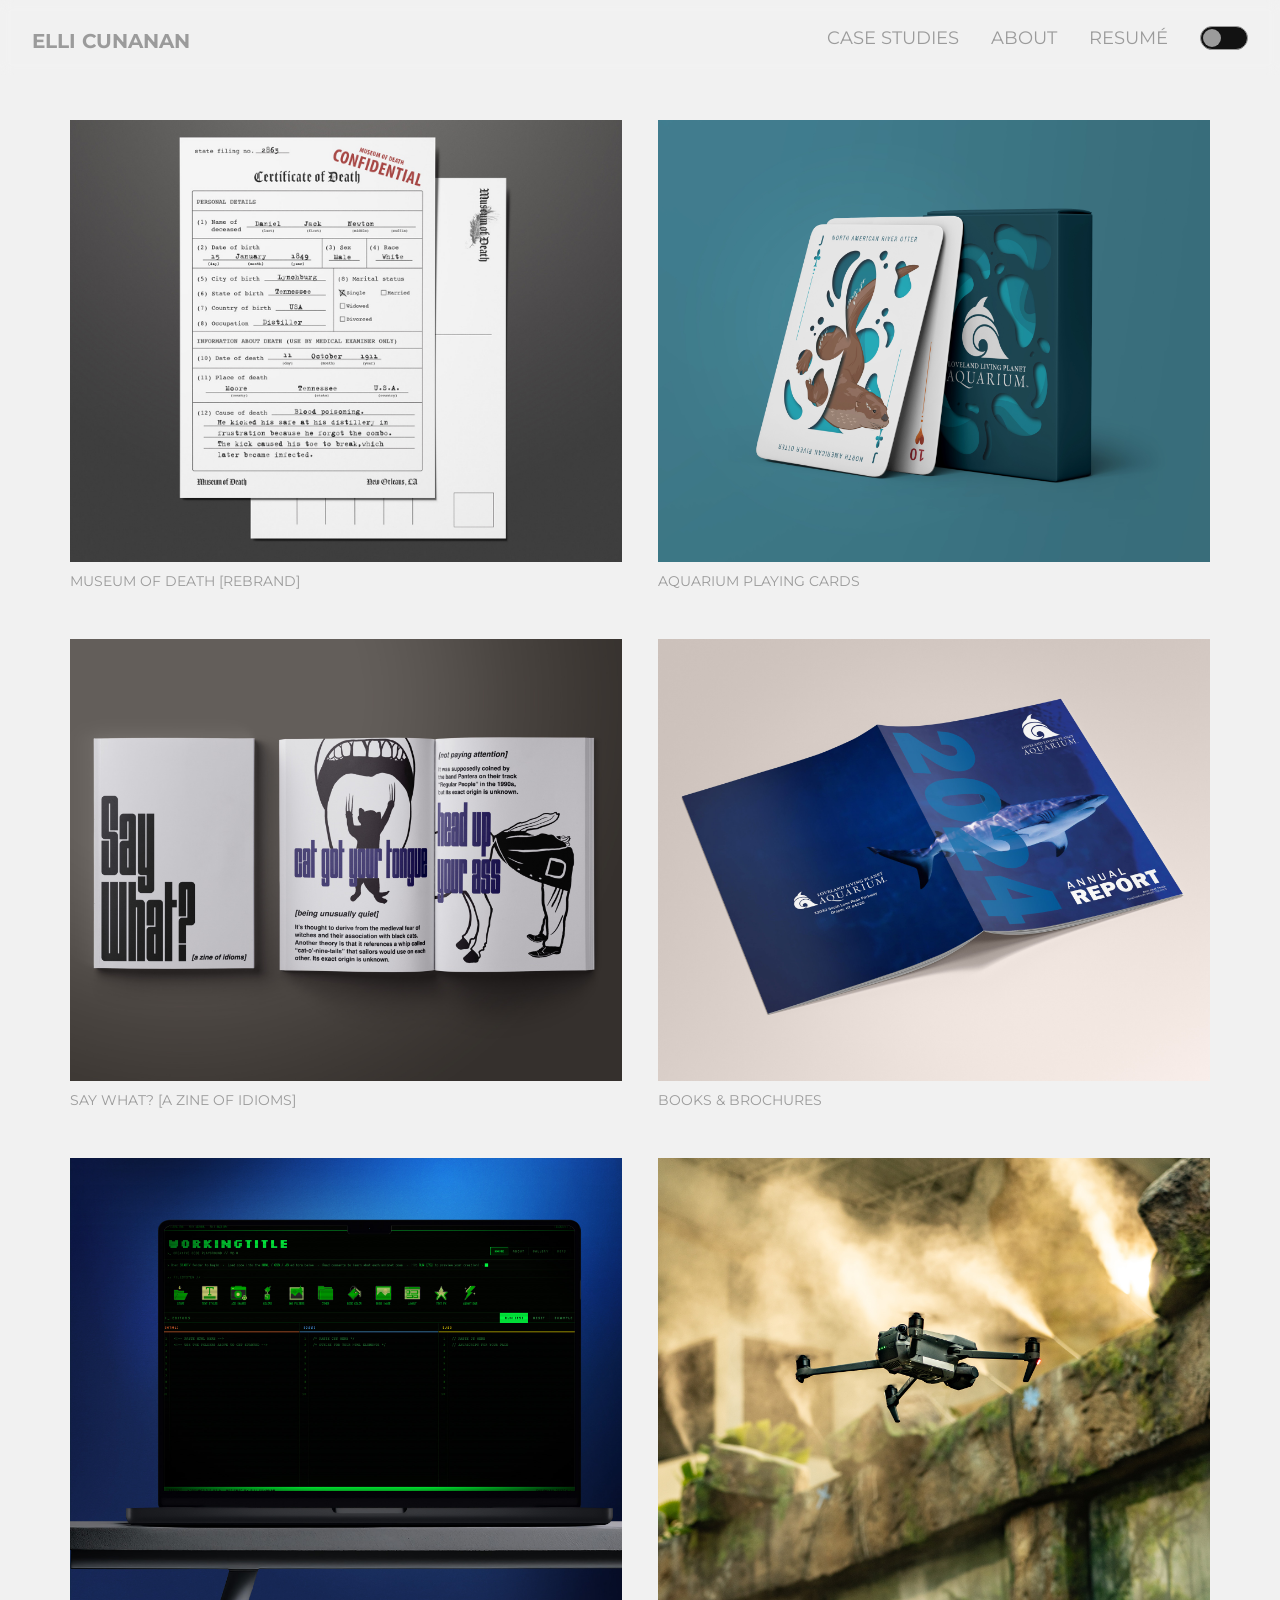
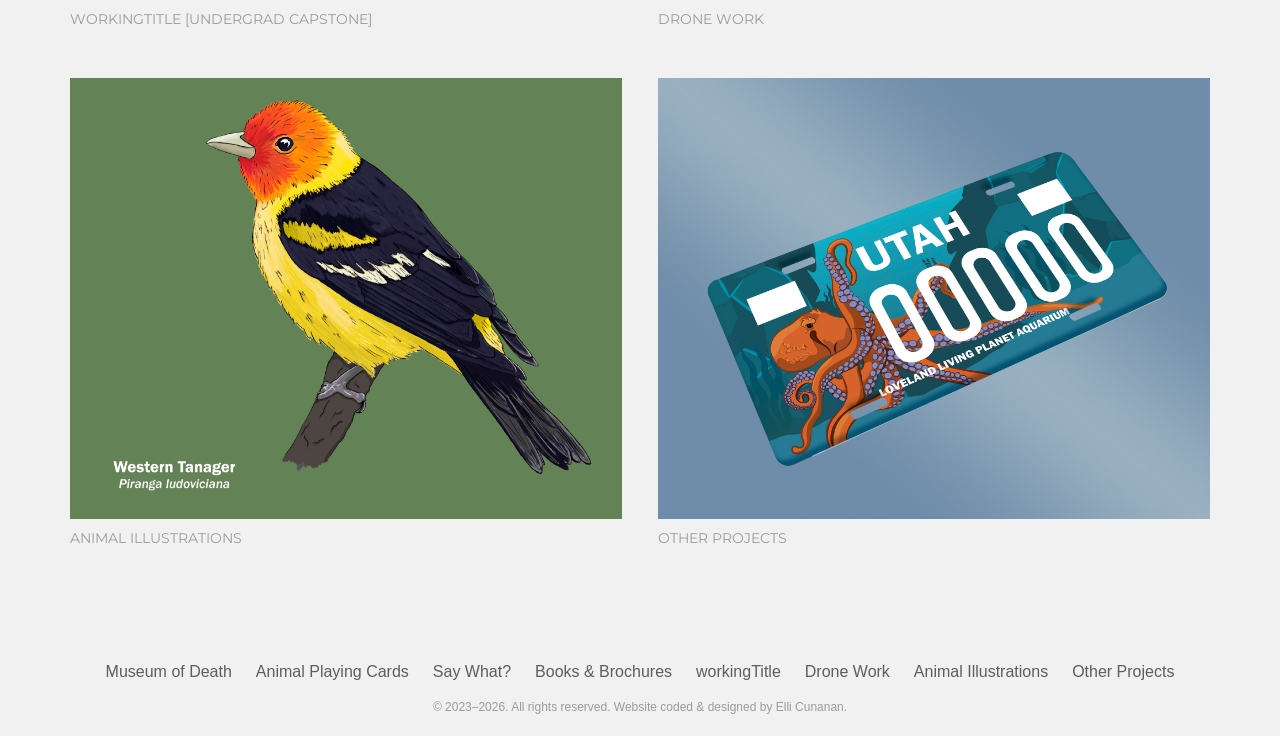
<file: index.html>
<!DOCTYPE html>
<html lang="en">

<head>
  <meta charset="UTF-8">
  <meta name="viewport" content="width=device-width, initial-scale=1.0">
  <link rel="stylesheet" href="lib/style.css">
  <title>Elli Cunanan Portfolio</title>
</head>

<body>
  <!-- HEADER -->
  <header>
    <h1 class="logo"><a href="index.html">ELLI CUNANAN</a></h1>
    <nav class="header-nav">
      <a href="email-campaigns.html">CASE STUDIES</a>
      <a href="about.html">ABOUT</a>
      <a href="resume.html">RESUMÉ</a>
      <div class="theme-toggle">
        <input type="checkbox" id="theme-toggle" class="theme-toggle-input" aria-label="Toggle dark mode">
        <label for="theme-toggle" class="toggle-switch">
          <span class="toggle-knob"></span>
        </label>
      </div>
    </nav>
  </header>

  <!-- GALLERY GRID -->
  <main class="main">
    <div class="row">
      <div class="column">
        <div class="content">
          <a href="museum-of-death.html">
            <img loading="lazy" src="assets/museum of death/site images/postcards compact.jpg"
              alt="Museum of Death Rebrand Postcards" />
            <h3>MUSEUM OF DEATH [REBRAND]</h3>
          </a>
        </div>
      </div>

      <div class="column">
        <div class="content">
          <a href="animal-playing-cards.html">
            <img loading="lazy" src="assets/animal playing cards/site imgs/Animal Playing Cards Standing.jpg"
              alt="Aquarium Playing Cards" />
            <h3>AQUARIUM PLAYING CARDS</h3>
          </a>
        </div>
      </div>

      <div class="column">
        <div class="content">
          <a href="idiom-zine.html">
            <img loading="lazy" src="assets/idiom zine/site images/pg 1-2.jpg" alt="Idiom Zine Pages" />
            <h3>SAY WHAT? [A ZINE OF IDIOMS]</h3>
          </a>
        </div>
      </div>

      <div class="column">
        <div class="content">
          <a href="books.html">
            <img loading="lazy" src="assets/books/deliverables/1-Annual Report Cover.jpg" alt="Books & Brochures" />
            <h3>BOOKS & BROCHURES</h3>
          </a>
        </div>
      </div>

      <div class="column">
        <div class="content">
          <a href="workingtitle.html">
            <img loading="lazy" src="assets/workingTitle/site images/workingTitle Macbook Mockup.jpg" alt="Undergrad Capstone" />
            <h3>WORKINGTITLE [UNDERGRAD CAPSTONE]</h3>
          </a>
        </div>
      </div>

      <div class="column">
        <div class="content">
          <a href="drone.html">
            <img loading="lazy" src="assets/drone/site images/DJI Mavic 3 Enterprise.jpg" alt="DRONE WORK" />
            <h3>DRONE WORK</h3>
          </a>
        </div>
      </div>

      <div class="column">
        <div class="content">
          <a href="drawings.html">
            <img loading="lazy" src="assets/drawings/site images/Western Tanager (Piranga ludoviciana).jpg"
              alt="Animal Illustrations" />
            <h3>ANIMAL ILLUSTRATIONS</h3>
          </a>
        </div>
      </div>

      <div class="column">
        <div class="content">
          <a href="other-projects.html">
            <img loading="lazy" src="assets/other projects/site images/License Plate Flat - Oct.jpg" alt="Other Projects" />
            <h3>OTHER PROJECTS</h3>
          </a>
        </div>
      </div>
    </div>
  </main>

  <footer>
    <nav>
      <ul class="footer-list">
        <li><a href="museum-of-death.html">Museum of Death</a></li>
        <li><a href="animal-playing-cards.html">Animal Playing Cards</a></li>
        <li><a href="idiom-zine.html">Say What?</a></li>
        <li><a href="books.html">Books & Brochures</a></li>
        <li><a href="workingtitle.html">workingTitle</a></li>
        <li><a href="drone.html">Drone Work</a></li>
        <li><a href="drawings.html">Animal Illustrations</a></li>
        <li><a href="other-projects.html">Other Projects</a></li>
      </ul>
    </nav>
    <p class="copyright-format">
      &copy; 2023–2026. All rights reserved. Website coded & designed by Elli Cunanan.
    </p>
  </footer>

  <script src="lib/theme-toggle.js"></script>
</body>

</html>
</file>
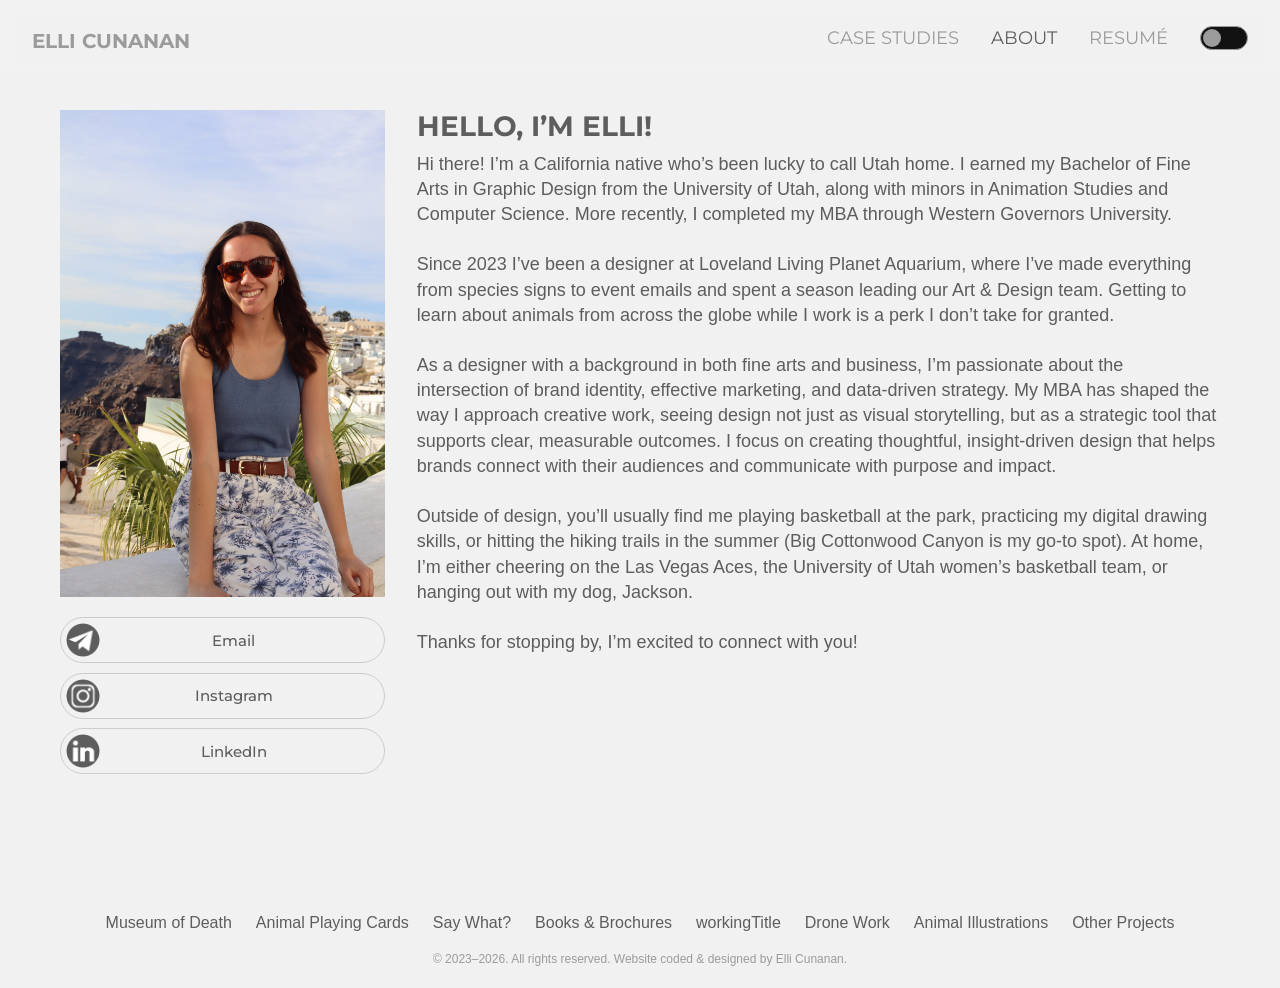
<file: about.html>
<!DOCTYPE html>
<html lang="en">

<head>
  <meta charset="UTF-8">
  <meta name="viewport" content="width=device-width, initial-scale=1.0">
  <link rel="stylesheet" href="lib/style.css">
  <title>About Me - Elli Cunanan</title>
</head>

<body>
  <!-- HEADER -->
  <header>
    <h1 class="logo"><a href="index.html">ELLI CUNANAN</a></h1>
    <nav class="header-nav">
      <a href="email-campaigns.html">CASE STUDIES</a>
      <a href="about.html" class="active">ABOUT</a>
      <a href="resume.html">RESUMÉ</a>
      <div class="theme-toggle">
        <input type="checkbox" id="theme-toggle" class="theme-toggle-input" aria-label="Toggle dark mode">
        <label for="theme-toggle" class="toggle-switch">
          <span class="toggle-knob"></span>
        </label>
      </div>
    </nav>
  </header>

  <!-- ABOUT SECTION -->
  <main class="main about-page">
    <div class="about-top">
      <!-- Left column: photo + contact links -->
      <div class="about-left">
        <img loading="lazy" src="assets/about pg/greece.JPG" alt="Greece">
        <div class="contact-links">
          <a href="mailto:ellinicolecunanan@gmail.com" class="contact-link">
            <span class="contact-icon"><img loading="lazy" src="assets/about pg/email.png" alt="Email icon"></span>
            <span class="contact-label">Email</span>
          </a>
          <a href="https://instagram.com/elli_cunanan" target="_blank" rel="noopener noreferrer" class="contact-link">
            <span class="contact-icon"><img loading="lazy" src="assets/about pg/instagram.png" alt="Instagram icon"></span>
            <span class="contact-label">Instagram</span>
          </a>
          <a href="https://www.linkedin.com/in/elli-cunanan/" target="_blank" rel="noopener noreferrer" class="contact-link">
            <span class="contact-icon"><img loading="lazy" src="assets/about pg/linkedin.png" alt="LinkedIn icon"></span>
            <span class="contact-label">LinkedIn</span>
          </a>
        </div>
      </div>

      <!-- About paragraph -->
      <div class="about-text">
        <h2>HELLO, I’M ELLI!</h2>
                <p>Hi there! I’m a California native who’s been lucky to call Utah home. I earned my Bachelor of
                    Fine Arts in Graphic Design from the University of Utah, along with minors in Animation Studies
                    and Computer Science. More recently, I completed my MBA through Western Governors University.
                    <br><br>
                    Since 2023 I’ve been a designer at Loveland Living Planet Aquarium, where I’ve made everything
                    from species signs to event emails and spent a season leading our Art &amp; Design team. Getting
                    to learn about animals from across the globe while I work is a perk I don’t take for granted.
                    <br><br>
                    As a designer with a background in both fine arts and business, I’m passionate about the
                    intersection of brand identity, effective marketing, and data-driven strategy. My MBA has shaped the
                    way I approach creative work, seeing design not just as visual storytelling, but as a strategic tool
                    that supports clear, measurable outcomes. I focus on creating thoughtful, insight-driven design that
                    helps brands connect with their audiences and communicate with purpose and impact.
                    <br><br>
                    Outside of design, you’ll usually find me playing basketball at the park, practicing my digital
                    drawing skills, or hitting the hiking trails in the summer (Big Cottonwood Canyon is my go-to spot).
                    At home, I’m either cheering on the Las Vegas Aces, the University of Utah women’s basketball team,
                    or hanging out with my dog, Jackson.
                    <br><br>
                    Thanks for stopping by, I’m excited to connect with you!
                </p>

      </div>
    </div>
  </main>

  <footer>
    <nav>
      <ul class="footer-list">
        <li><a href="museum-of-death.html">Museum of Death</a></li>
        <li><a href="animal-playing-cards.html">Animal Playing Cards</a></li>
        <li><a href="idiom-zine.html">Say What?</a></li>
        <li><a href="books.html">Books & Brochures</a></li>
        <li><a href="workingtitle.html">workingTitle</a></li>
        <li><a href="drone.html">Drone Work</a></li>
        <li><a href="drawings.html">Animal Illustrations</a></li>
        <li><a href="other-projects.html">Other Projects</a></li>
      </ul>
    </nav>
    <p class="copyright-format">
      &copy; 2023–2026. All rights reserved. Website coded & designed by Elli Cunanan.
    </p>
  </footer>

  <script src="lib/theme-toggle.js"></script>
</body>
</html>
</file>
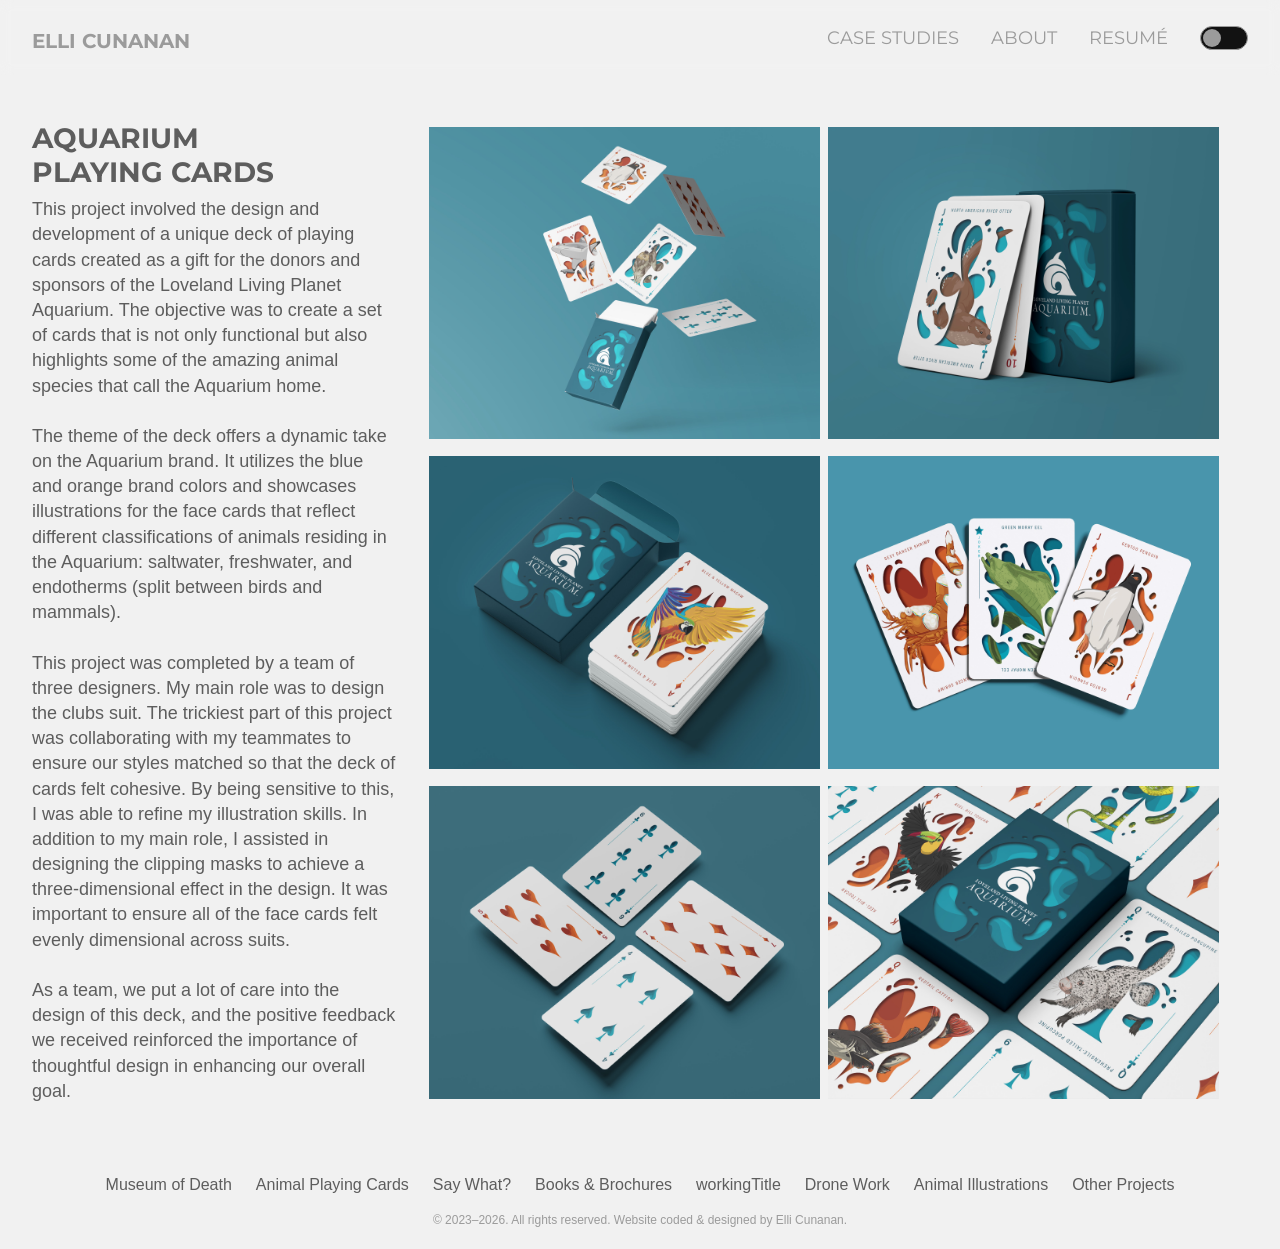
<file: animal-playing-cards.html>
<!DOCTYPE html>
<html lang="en">

<head>
  <meta charset="UTF-8">
  <meta name="viewport" content="width=device-width, initial-scale=1.0">
  <link rel="stylesheet" href="lib/style.css">
  <title>Aquarium Playing Cards - Elli Cunanan Portfolio</title>
</head>

<body>
  <!-- HEADER -->
  <header>
    <h1 class="logo"><a href="index.html">ELLI CUNANAN</a></h1>
    <nav class="header-nav">
      <a href="email-campaigns.html">CASE STUDIES</a>
      <a href="about.html">ABOUT</a>
      <a href="resume.html">RESUMÉ</a>
      <div class="theme-toggle">
        <input type="checkbox" id="theme-toggle" class="theme-toggle-input" aria-label="Toggle dark mode">
        <label for="theme-toggle" class="toggle-switch">
          <span class="toggle-knob"></span>
        </label>
      </div>
    </nav>
  </header>

  <!-- PROJECT LAYOUT -->
  <main class="project-page">
    <!-- Text column -->
    <div class="project-text">
      <h2>AQUARIUM <br> PLAYING CARDS</h2>
                <p> This project involved the design and development of a unique deck of playing cards created as a gift
                    for the donors and sponsors of the Loveland Living Planet Aquarium. The objective was to create a
                    set of cards that is not only functional but also highlights some of the amazing animal species that
                    call the Aquarium home.
                    <br><br>
                    The theme of the deck offers a dynamic take on the Aquarium brand. It utilizes the blue and orange
                    brand colors and showcases illustrations for the face cards that reflect different classifications
                    of animals residing in the Aquarium: saltwater, freshwater, and endotherms (split between birds and
                    mammals).
                    <br><br>
                    This project was completed by a team of three designers. My main role was to design the clubs suit.
                    The trickiest part of this project was collaborating with my teammates to ensure our styles matched
                    so that the deck of cards felt cohesive. By being sensitive to this, I was able to refine my
                    illustration skills. In addition to my main role, I assisted in designing the clipping masks to
                    achieve a three-dimensional effect in the design. It was important to ensure all of the face cards
                    felt evenly dimensional across suits.
                    <br><br>
                    As a team, we put a lot of care into the design of this deck, and the positive feedback we received
                    reinforced the importance of thoughtful design in enhancing our overall goal.
                </p>

    </div>

    <!-- Photo grid column -->
    <div class="project-photos">
      <img loading="lazy" src="assets/animal playing cards/site imgs/Animal Playing Cards Mockup.jpg" alt="Playing Cards - Falling">
      <img loading="lazy" src="assets/animal playing cards/site imgs/Animal Playing Cards Standing.jpg" alt="Playing Cards - Standing">
      <img loading="lazy" src="assets/animal playing cards/site imgs/Animal Playing Cards MOCKUP Box and Stack.jpg" alt="Playing Cards - Box & Stack">
      <img loading="lazy" src="assets/animal playing cards/site imgs/Animal Playing Cards MOCKUP 3 Flat.jpg" alt="Playing Cards - Three Flat">
      <img loading="lazy" src="assets/animal playing cards/site imgs/Animal Playing Cards MOCKUP Number Cards.jpg" alt="Playing Cards - Number Cards">
      <img loading="lazy" src="assets/animal playing cards/site imgs/Animal Playing Cards Grid.jpg" alt="Playing Cards - Grid">
    </div>
  </main>

  <!-- LIGHTBOX MODAL -->
  <div id="lightbox" class="lightbox">
    <span class="close">&times;</span>
    <img class="lightbox-content" id="lightbox-img" alt="">
    <div class="lightbox-controls">
      <span class="prev">&#10094;</span>
      <span class="next">&#10095;</span>
    </div>
  </div>

  <footer>
    <nav>
      <ul class="footer-list">
        <li><a href="museum-of-death.html">Museum of Death</a></li>
        <li><a href="animal-playing-cards.html">Animal Playing Cards</a></li>
        <li><a href="idiom-zine.html">Say What?</a></li>
        <li><a href="books.html">Books & Brochures</a></li>
        <li><a href="workingtitle.html">workingTitle</a></li>
        <li><a href="drone.html">Drone Work</a></li>
        <li><a href="drawings.html">Animal Illustrations</a></li>
        <li><a href="other-projects.html">Other Projects</a></li>
      </ul>
    </nav>
    <p class="copyright-format">
      &copy; 2023–2026. All rights reserved. Website coded & designed by Elli Cunanan.
    </p>
  </footer>

  <script src="lib/theme-toggle.js"></script>
  <script src="lib/lightbox.js"></script>
</body>

</html>
</file>
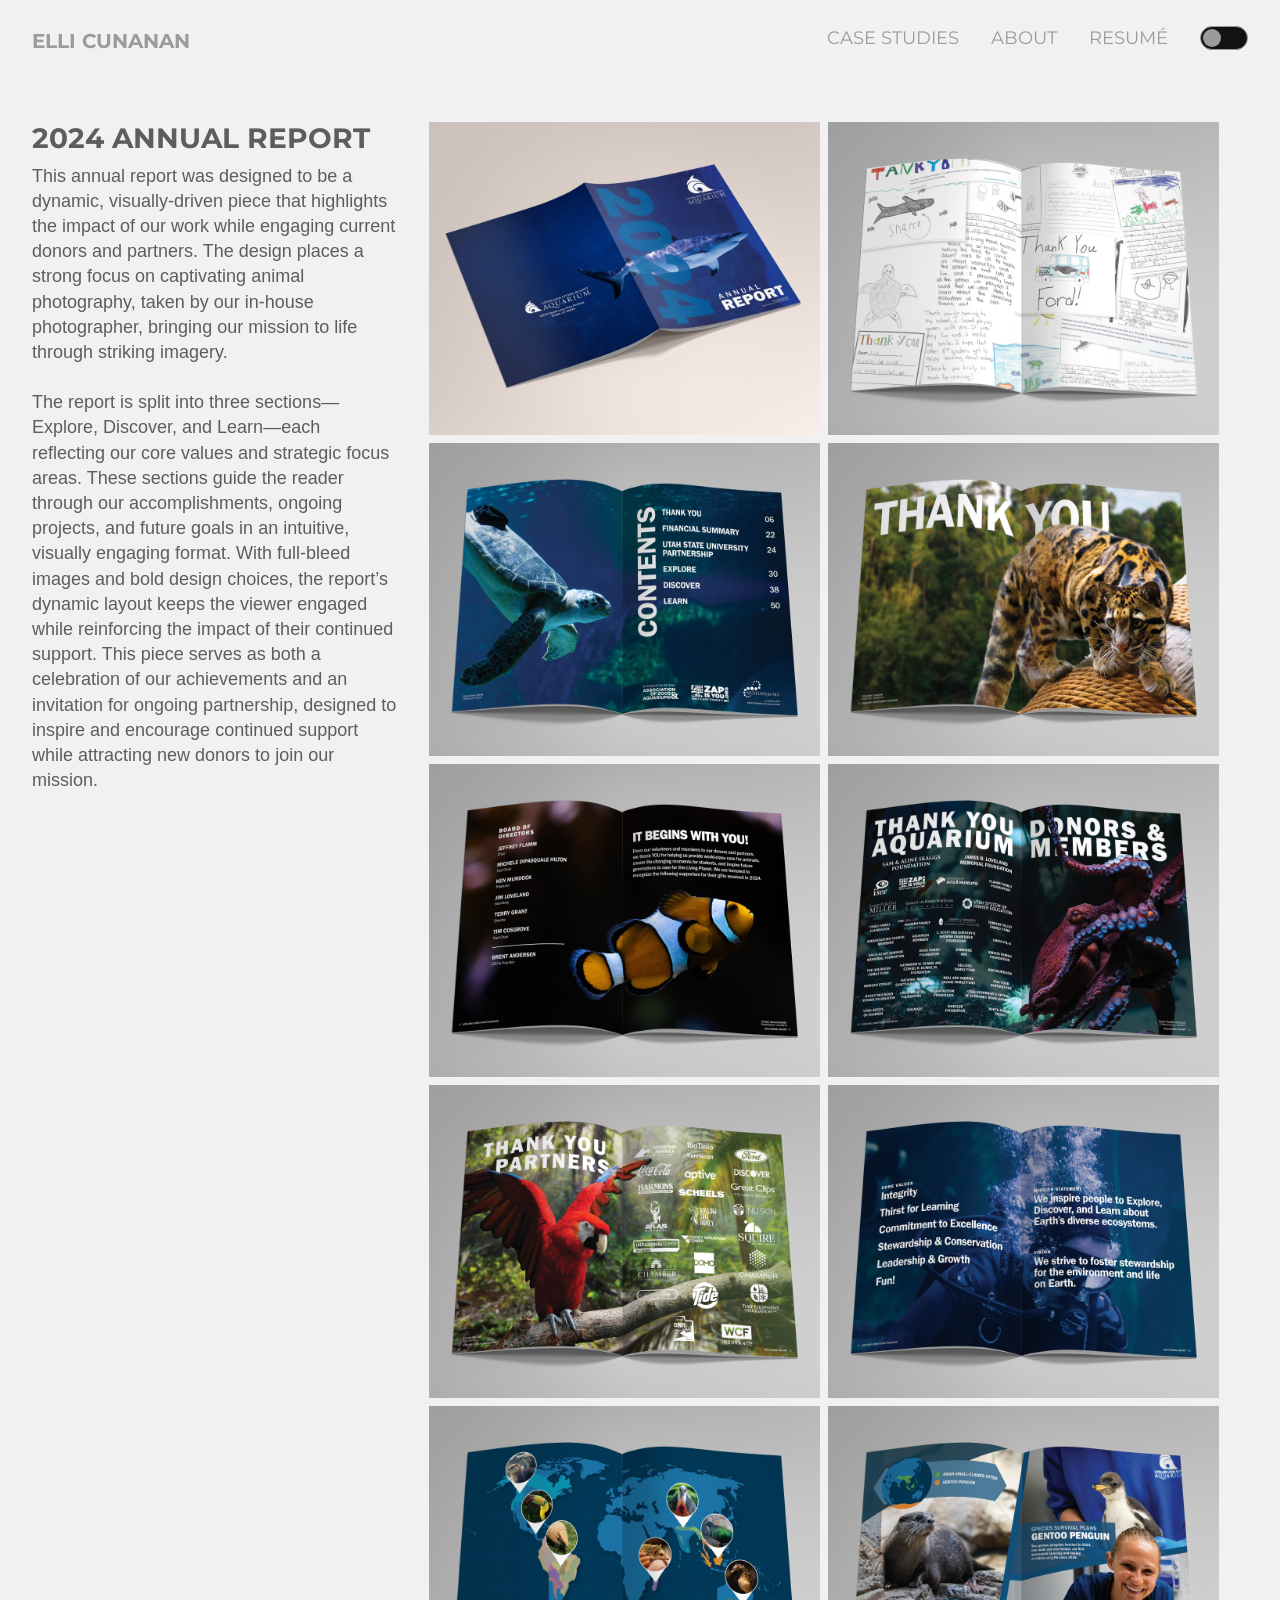
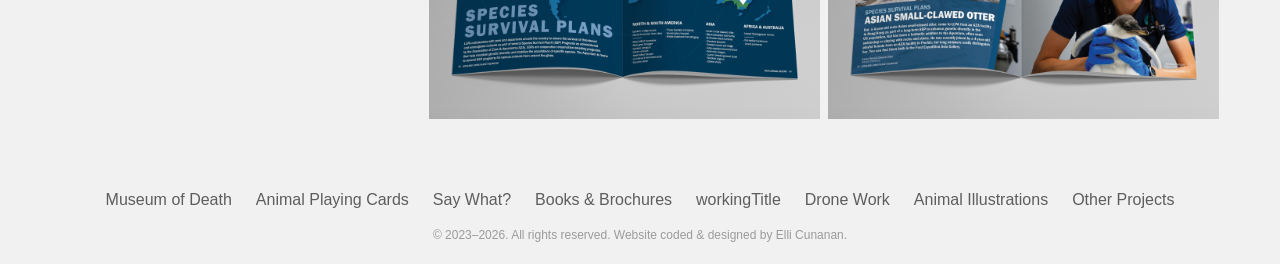
<file: books.html>
<!DOCTYPE html>
<html lang="en">

<head>
  <meta charset="UTF-8">
  <meta name="viewport" content="width=device-width, initial-scale=1.0">
  <link rel="stylesheet" href="lib/style.css">
  <title>Annual Report - Elli Cunanan Portfolio</title>
</head>

<body>
  <!-- HEADER -->
  <header>
    <h1 class="logo"><a href="index.html">ELLI CUNANAN</a></h1>
    <nav class="header-nav">
      <a href="email-campaigns.html">CASE STUDIES</a>
      <a href="about.html">ABOUT</a>
      <a href="resume.html">RESUMÉ</a>
      <div class="theme-toggle">
        <input type="checkbox" id="theme-toggle" class="theme-toggle-input" aria-label="Toggle dark mode">
        <label for="theme-toggle" class="toggle-switch">
          <span class="toggle-knob"></span>
        </label>
      </div>
    </nav>
  </header>

  <!-- PROJECT LAYOUT -->
  <main class="project-page">
    <!-- Text column -->
    <div class="project-text">
        <h2>2024 ANNUAL REPORT</h2>
        <p> This annual report was designed to be a dynamic, visually-driven piece that highlights the impact of
            our work while engaging current donors and partners. The design places a strong focus on captivating
            animal photography, taken by our in-house photographer, bringing our mission to life through
            striking imagery.
            <br><br>
            The report is split into three sections—Explore, Discover, and Learn—each reflecting our core values
            and strategic focus areas. These sections guide the reader through our accomplishments, ongoing
            projects, and future goals in an intuitive, visually engaging format. With full-bleed images and
            bold design choices, the report’s dynamic layout keeps the viewer engaged while reinforcing the
            impact of their continued support. This piece serves as both a celebration of our achievements and
            an invitation for ongoing partnership, designed to inspire and encourage continued support while
            attracting new donors to join our mission.
        </p>
    </div>

    <!-- Photo grid column -->
    <div class="project-photos">
      <img loading="lazy" src="assets/books/deliverables/1-Annual Report Cover.jpg" alt="Annual Report Cover">
      <img loading="lazy" src="assets/books/deliverables/2-Inside Front Cover.jpg" alt="Inside Front">
      <img loading="lazy" src="assets/books/deliverables/3-TC.jpg" alt="TC">
      <img loading="lazy" src="assets/books/deliverables/4-Thank You.jpg" alt="Thank You">
      <img loading="lazy" src="assets/books/deliverables/6-Board.jpg" alt="Board Members">
      <img loading="lazy" src="assets/books/deliverables/7-Donors.jpg" alt="Thank You Donors">
      <img loading="lazy" src="assets/books/deliverables/8-Partners.jpg" alt="Thank You Partners">
      <img loading="lazy" src="assets/books/deliverables/9-Mission.jpg" alt="Company Mission">
      <img loading="lazy" src="assets/books/deliverables/SSP Map.jpg" alt="SSP Map">
      <img loading="lazy" src="assets/books/deliverables/SSPs.jpg" alt="SSPs">
    </div>
  </main>

  <!-- LIGHTBOX MODAL -->
  <div id="lightbox" class="lightbox">
    <span class="close">&times;</span>
    <img class="lightbox-content" id="lightbox-img" alt="">
    <div class="lightbox-controls">
      <span class="prev">&#10094;</span>
      <span class="next">&#10095;</span>
    </div>
  </div>

  <footer>
    <nav>
      <ul class="footer-list">
        <li><a href="museum-of-death.html">Museum of Death</a></li>
        <li><a href="animal-playing-cards.html">Animal Playing Cards</a></li>
        <li><a href="idiom-zine.html">Say What?</a></li>
        <li><a href="books.html">Books & Brochures</a></li>
        <li><a href="workingtitle.html">workingTitle</a></li>
        <li><a href="drone.html">Drone Work</a></li>
        <li><a href="drawings.html">Animal Illustrations</a></li>
        <li><a href="other-projects.html">Other Projects</a></li>
      </ul>
    </nav>
    <p class="copyright-format">
      &copy; 2023–2026. All rights reserved. Website coded & designed by Elli Cunanan.
    </p>
  </footer>

  <script src="lib/theme-toggle.js"></script>
  <script src="lib/lightbox.js"></script>
</body>

</html>
</file>
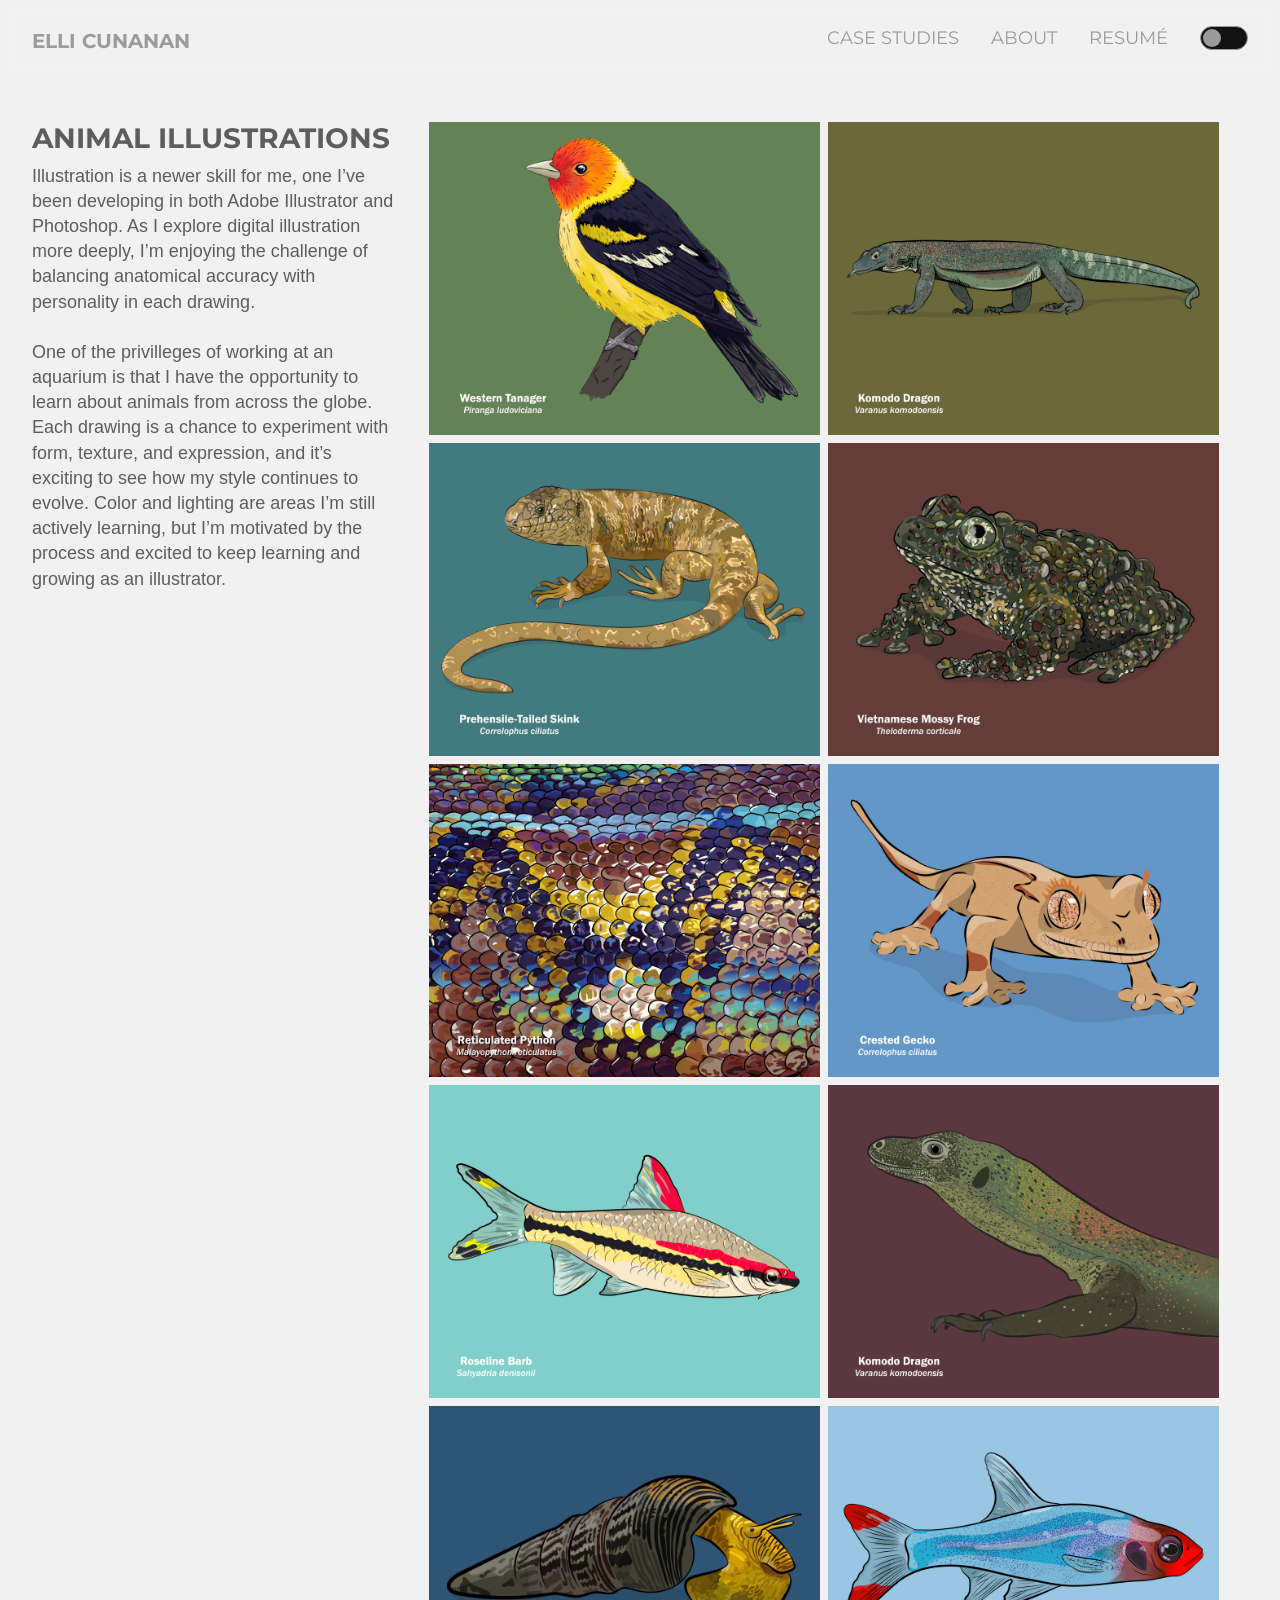
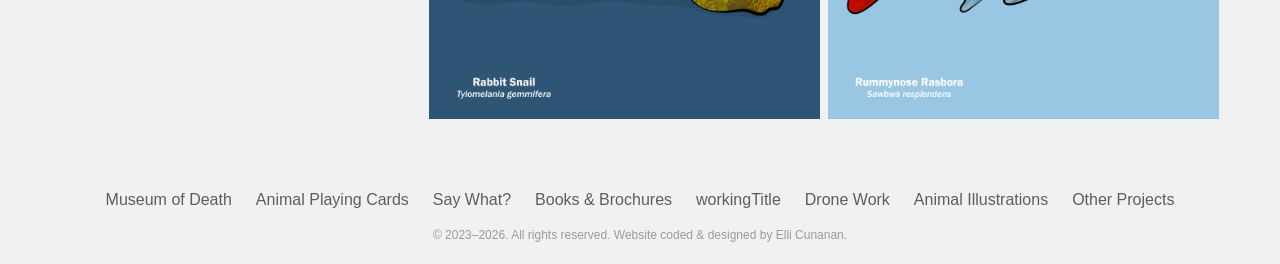
<file: drawings.html>
<!DOCTYPE html>
<html lang="en">

<head>
  <meta charset="UTF-8">
  <meta name="viewport" content="width=device-width, initial-scale=1.0">
  <link rel="stylesheet" href="lib/style.css">
  <title>Illustrations - Elli Cunanan Portfolio</title>
</head>

<body>
  <!-- HEADER -->
  <header>
    <h1 class="logo"><a href="index.html">ELLI CUNANAN</a></h1>
    <nav class="header-nav">
      <a href="email-campaigns.html">CASE STUDIES</a>
      <a href="about.html">ABOUT</a>
      <a href="resume.html">RESUMÉ</a>
      <div class="theme-toggle">
        <input type="checkbox" id="theme-toggle" class="theme-toggle-input" aria-label="Toggle dark mode">
        <label for="theme-toggle" class="toggle-switch">
          <span class="toggle-knob"></span>
        </label>
      </div>
    </nav>
  </header>

  <!-- PROJECT LAYOUT -->
  <main class="project-page">
    <!-- Text column -->
    <div class="project-text">
      <h2>ANIMAL ILLUSTRATIONS</h2>
      <p>Illustration is a newer skill for me, one I’ve been developing in both Adobe Illustrator and Photoshop.
        As I explore digital illustration more deeply, I’m enjoying the challenge of balancing anatomical accuracy
        with personality in each drawing.
        <br><br>
        One of the privilleges of working at an aquarium is that I have the opportunity to learn about animals from
        across the globe. Each drawing is a chance to experiment with form, texture, and expression, and it’s exciting
        to see how my style continues to evolve. Color and lighting are areas I’m still actively learning, but I’m
        motivated by the process and excited to keep learning and growing as an illustrator.
      </p>

    </div>

    <!-- Photo grid column -->
    <div class="project-photos">
      <img loading="lazy" src="assets/drawings/site images/Western Tanager (Piranga ludoviciana).jpg" alt="Western Tanager">
      <img loading="lazy" src="assets/drawings/site images/Komodo dragon (Varanus komodoensis).jpg" alt="Komodo Dragon">
      <img loading="lazy" src="assets/drawings/site images/Prehensile-tailed Skink (Corucia zebrata).jpg"
        alt="Prehensile-tailed Skink">
      <img loading="lazy" src="assets/drawings/site images/Vietnamese Mossy Frog (Theloderma corticale).jpg" alt="Mossy Frog">
      <img loading="lazy" src="assets/drawings/site images/Reticulated Python (Malayopython reticulatus) - Scales.jpg"
        alt="Reticulated Python Scales">
      <img loading="lazy" src="assets/drawings/site images/Crested gecko JUVENILE (Correlophus ciliatus).jpg" alt="Crested Gecko">
      <img loading="lazy" src="assets/drawings/site images/Roseline Barb (Sahyadria denisonii).jpg" alt="Roseline Barb">
      <img loading="lazy" src="assets/drawings/site images/Komodo dragon (Varanus komodoensis) - Juvenile.jpg"
        alt="Komodo Dragon Juvenile">
      <img loading="lazy" src="assets/drawings/site images/Rabbit Snail (Tylomelania gemmifera).jpg" alt="Rabbit Snail">
      <img loading="lazy" src="assets/drawings/site images/Rummynose Rasbora (Sawbwa resplendens).jpg" alt="Rummynose Rasbora">
    </div>
  </main>

  <!-- LIGHTBOX MODAL -->
  <div id="lightbox" class="lightbox">
    <span class="close">&times;</span>
    <img class="lightbox-content" id="lightbox-img" alt="">
    <div class="lightbox-controls">
      <span class="prev">&#10094;</span>
      <span class="next">&#10095;</span>
    </div>
  </div>

  <footer>
    <nav>
      <ul class="footer-list">
        <li><a href="museum-of-death.html">Museum of Death</a></li>
        <li><a href="animal-playing-cards.html">Animal Playing Cards</a></li>
        <li><a href="idiom-zine.html">Say What?</a></li>
        <li><a href="books.html">Books & Brochures</a></li>
        <li><a href="workingtitle.html">workingTitle</a></li>
        <li><a href="drone.html">Drone Work</a></li>
        <li><a href="drawings.html">Animal Illustrations</a></li>
        <li><a href="other-projects.html">Other Projects</a></li>
      </ul>
    </nav>
    <p class="copyright-format">
      &copy; 2023–2026. All rights reserved. Website coded & designed by Elli Cunanan.
    </p>
  </footer>

  <script src="lib/theme-toggle.js"></script>
  <script src="lib/lightbox.js"></script>
</body>

</html>
</file>
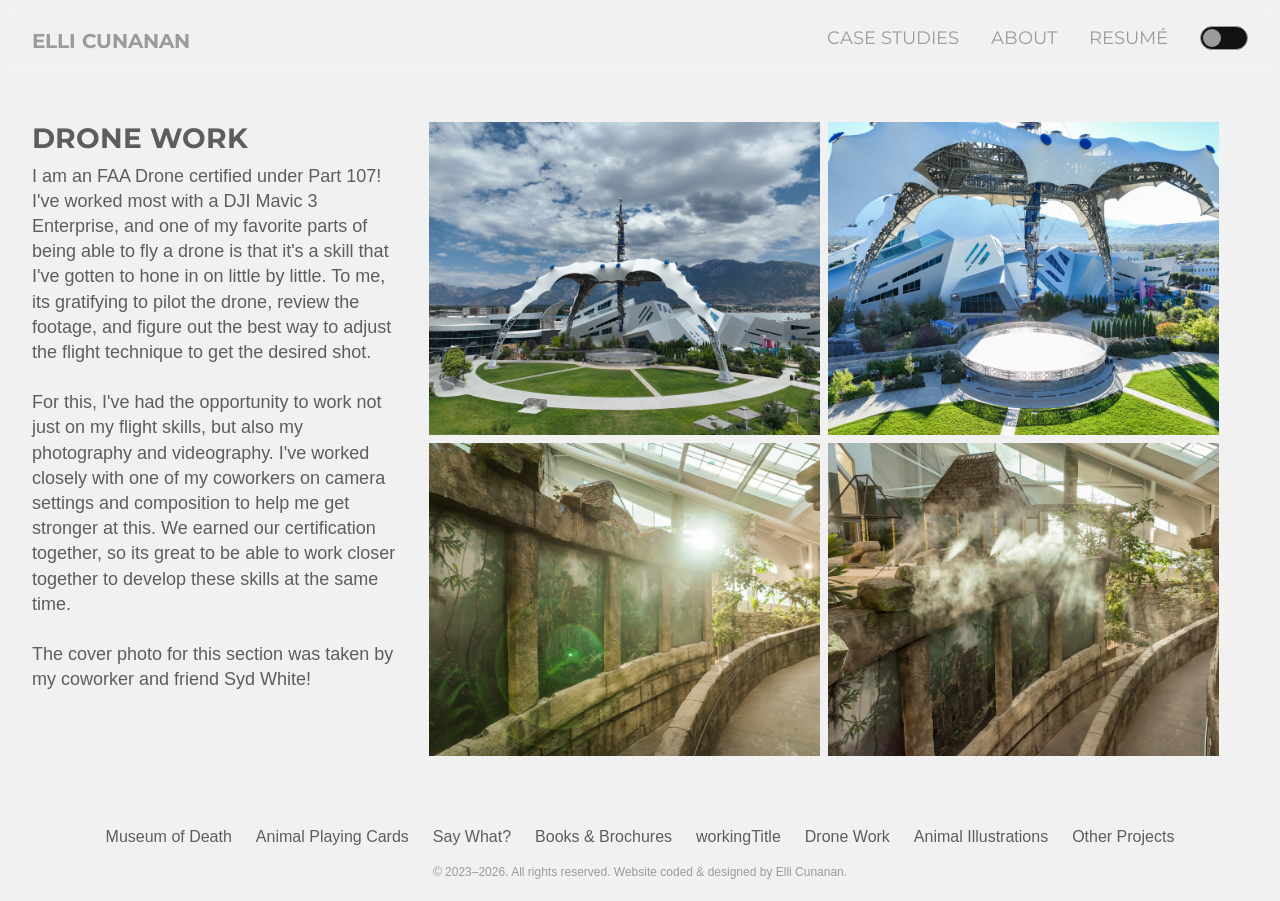
<file: drone.html>
<!DOCTYPE html>
<html lang="en">

<head>
  <meta charset="UTF-8">
  <meta name="viewport" content="width=device-width, initial-scale=1.0">
  <link rel="stylesheet" href="lib/style.css">
  <title>Drone Work - Elli Cunanan Portfolio</title>
</head>

<body>
  <!-- HEADER -->
  <header>
    <h1 class="logo"><a href="index.html">ELLI CUNANAN</a></h1>
    <nav class="header-nav">
      <a href="email-campaigns.html">CASE STUDIES</a>
      <a href="about.html">ABOUT</a>
      <a href="resume.html">RESUMÉ</a>
      <div class="theme-toggle">
        <input type="checkbox" id="theme-toggle" class="theme-toggle-input" aria-label="Toggle dark mode">
        <label for="theme-toggle" class="toggle-switch">
          <span class="toggle-knob"></span>
        </label>
      </div>
    </nav>
  </header>

  <!-- PROJECT LAYOUT -->
  <main class="project-page">
    <!-- Text column -->
    <div class="project-text">
      <h2>DRONE WORK</h2>
      <p>I am an FAA Drone certified under Part 107! I've worked most with a DJI Mavic 3 Enterprise, and one of my
        favorite
        parts of being able to fly a drone is that it's a skill that I've gotten to hone in on little by little. To me,
        its gratifying to pilot the drone, review the footage, and figure out the best way to adjust the flight
        technique to get the desired shot.
        <br><br>
        For this, I've had the opportunity to work not just on my flight skills, but also my photography and
        videography. I've worked closely with one of my coworkers on camera settings and composition to help me get
        stronger at this. We earned our certification together, so its great to be able to work closer together to
        develop these skills at the same time.
        <br><br>
        The cover photo for this section was taken by my coworker and friend Syd White!
      </p>

    </div>

    <!-- Photo grid column -->
    <div class="project-photos">
      <img loading="lazy" src="assets/drone/site images/DJI_20250718143719_0007_V.jpg" alt="Ariel Drone Image - 1">
      <img loading="lazy" src="assets/drone/site images/DJI_20250924090303_0011_V.jpg" alt="Ariel Drone Image - 2">
      <img loading="lazy" src="assets/drone/site images/DJI_20250924181722_0002_V.jpg" alt="Ariel Drone Image - 3">
      <img loading="lazy" src="assets/drone/site images/DJI_20250924182445_0012_V.jpg" alt="Ariel Drone Image - 4">
    </div>
  </main>

  <!-- LIGHTBOX MODAL -->
  <div id="lightbox" class="lightbox">
    <span class="close">&times;</span>
    <img class="lightbox-content" id="lightbox-img" alt="">
    <div class="lightbox-controls">
      <span class="prev">&#10094;</span>
      <span class="next">&#10095;</span>
    </div>
  </div>

  <footer>
    <nav>
      <ul class="footer-list">
        <li><a href="museum-of-death.html">Museum of Death</a></li>
        <li><a href="animal-playing-cards.html">Animal Playing Cards</a></li>
        <li><a href="idiom-zine.html">Say What?</a></li>
        <li><a href="books.html">Books & Brochures</a></li>
        <li><a href="workingtitle.html">workingTitle</a></li>
        <li><a href="drone.html">Drone Work</a></li>
        <li><a href="drawings.html">Animal Illustrations</a></li>
        <li><a href="other-projects.html">Other Projects</a></li>
      </ul>
    </nav>
    <p class="copyright-format">
      &copy; 2023–2026. All rights reserved. Website coded & designed by Elli Cunanan.
    </p>
  </footer>

  <script src="lib/theme-toggle.js"></script>
  <script src="lib/lightbox.js"></script>
</body>

</html>
</file>
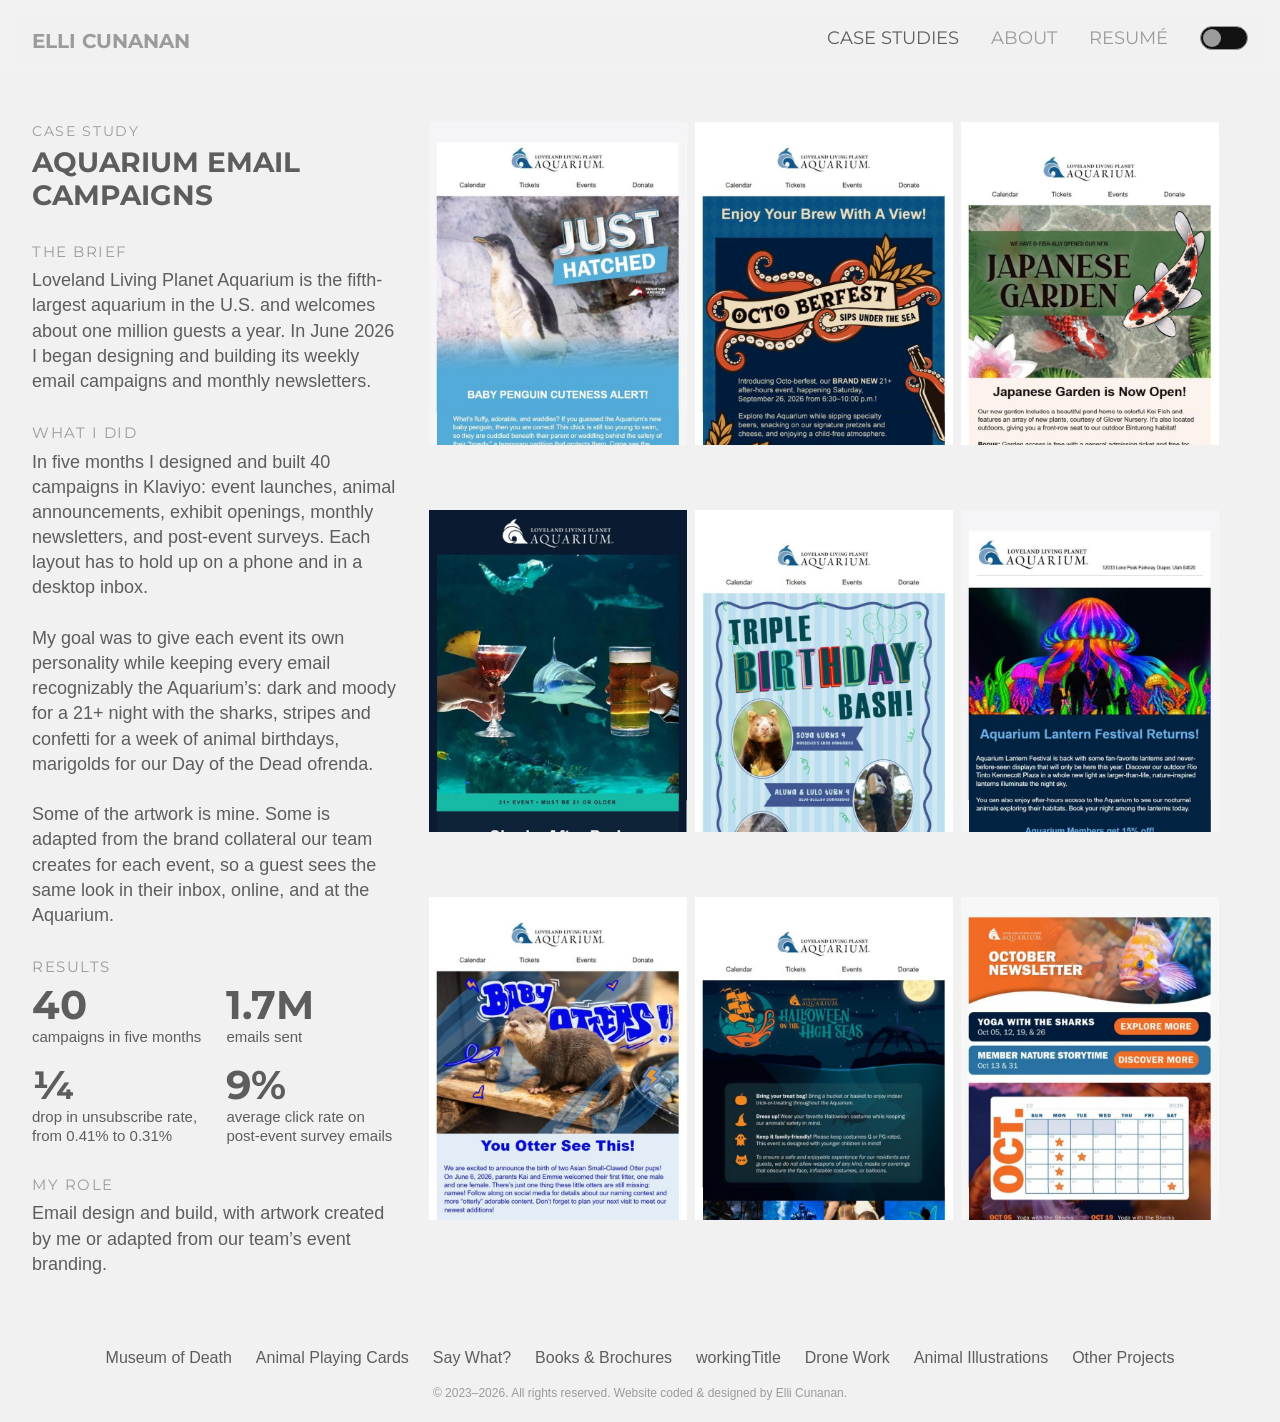
<file: email-campaigns.html>
<!DOCTYPE html>
<html lang="en">

<head>
  <meta charset="UTF-8">
  <meta name="viewport" content="width=device-width, initial-scale=1.0">
  <link rel="stylesheet" href="lib/style.css">
  <title>Aquarium Email Campaigns - Elli Cunanan Portfolio</title>
</head>

<body>
  <!-- HEADER -->
  <header>
    <h1 class="logo"><a href="index.html">ELLI CUNANAN</a></h1>
    <nav class="header-nav">
      <a href="email-campaigns.html" class="active">CASE STUDIES</a>
      <a href="about.html">ABOUT</a>
      <a href="resume.html">RESUMÉ</a>
      <div class="theme-toggle">
        <input type="checkbox" id="theme-toggle" class="theme-toggle-input" aria-label="Toggle dark mode">
        <label for="theme-toggle" class="toggle-switch">
          <span class="toggle-knob"></span>
        </label>
      </div>
    </nav>
  </header>

  <!-- PROJECT LAYOUT -->
  <main class="project-page">
    <!-- Text column -->
    <div class="project-text">
        <p class="case-label">CASE STUDY</p>
        <h2>AQUARIUM EMAIL CAMPAIGNS</h2>

        <h3 class="case-heading">THE BRIEF</h3>
        <p> Loveland Living Planet Aquarium is the fifth-largest aquarium in the U.S. and welcomes about one
            million guests a year. In June 2026 I began designing and building its weekly email campaigns and
            monthly newsletters.
        </p>

        <h3 class="case-heading">WHAT I DID</h3>
        <p> In five months I designed and built 40 campaigns in Klaviyo: event launches, animal announcements,
            exhibit openings, monthly newsletters, and post-event surveys. Each layout has to hold up on a phone
            and in a desktop inbox.
            <br><br>
            My goal was to give each event its own personality while keeping every email recognizably the
            Aquarium’s: dark and moody for a 21+ night with the sharks, stripes and confetti for a week of
            animal birthdays, marigolds for our Day of the Dead ofrenda.
            <br><br>
            Some of the artwork is mine. Some is adapted from the brand collateral our team creates for each
            event, so a guest sees the same look in their inbox, online, and at the Aquarium.
        </p>

        <h3 class="case-heading">RESULTS</h3>
        <div class="case-stats">
          <div><span class="case-stat">40</span>campaigns in five months</div>
          <div><span class="case-stat">1.7M</span>emails sent</div>
          <div><span class="case-stat">¼</span>drop in unsubscribe rate, from 0.41% to 0.31%</div>
          <div><span class="case-stat">9%</span>average click rate on post-event survey emails</div>
        </div>

        <h3 class="case-heading">MY ROLE</h3>
        <p> Email design and build, with artwork created by me or adapted from our team’s event branding.</p>
    </div>

    <!-- Photo grid column -->
    <div class="project-photos project-photos--emails">
      <img loading="lazy" src="assets/email campaigns/site images/Baby Penguin.jpg" alt="Baby penguin announcement email">
      <img loading="lazy" src="assets/email campaigns/site images/Octo-berfest Launch.jpg" alt="Octo-berfest event launch email">
      <img loading="lazy" src="assets/email campaigns/site images/Japanese Garden.jpg" alt="Japanese Garden opening email">
      <img loading="lazy" src="assets/email campaigns/site images/Sharks After Dark.jpg" alt="Sharks After Dark event email">
      <img loading="lazy" src="assets/email campaigns/site images/Party Animals.jpg" alt="Triple Birthday Bash email">
      <img loading="lazy" src="assets/email campaigns/site images/Lantern Festival.jpg" alt="Aquarium Lantern Festival email">
      <img loading="lazy" src="assets/email campaigns/site images/Baby Otters.jpg" alt="Baby otters announcement email">
      <img loading="lazy" src="assets/email campaigns/site images/Halloween on the High Seas.jpg" alt="Halloween on the High Seas email">
      <img loading="lazy" src="assets/email campaigns/site images/October Newsletter.jpg" alt="October newsletter email">
    </div>
  </main>

  <!-- LIGHTBOX MODAL -->
  <div id="lightbox" class="lightbox lightbox--tall">
    <span class="close">&times;</span>
    <img class="lightbox-content" id="lightbox-img" alt="">
    <div class="lightbox-controls">
      <span class="prev">&#10094;</span>
      <span class="next">&#10095;</span>
    </div>
  </div>

  <footer>
    <nav>
      <ul class="footer-list">
        <li><a href="museum-of-death.html">Museum of Death</a></li>
        <li><a href="animal-playing-cards.html">Animal Playing Cards</a></li>
        <li><a href="idiom-zine.html">Say What?</a></li>
        <li><a href="books.html">Books & Brochures</a></li>
        <li><a href="workingtitle.html">workingTitle</a></li>
        <li><a href="drone.html">Drone Work</a></li>
        <li><a href="drawings.html">Animal Illustrations</a></li>
        <li><a href="other-projects.html">Other Projects</a></li>
      </ul>
    </nav>
    <p class="copyright-format">
      &copy; 2023–2026. All rights reserved. Website coded & designed by Elli Cunanan.
    </p>
  </footer>

  <script src="lib/theme-toggle.js"></script>
  <script src="lib/lightbox.js"></script>
</body>

</html>
</file>
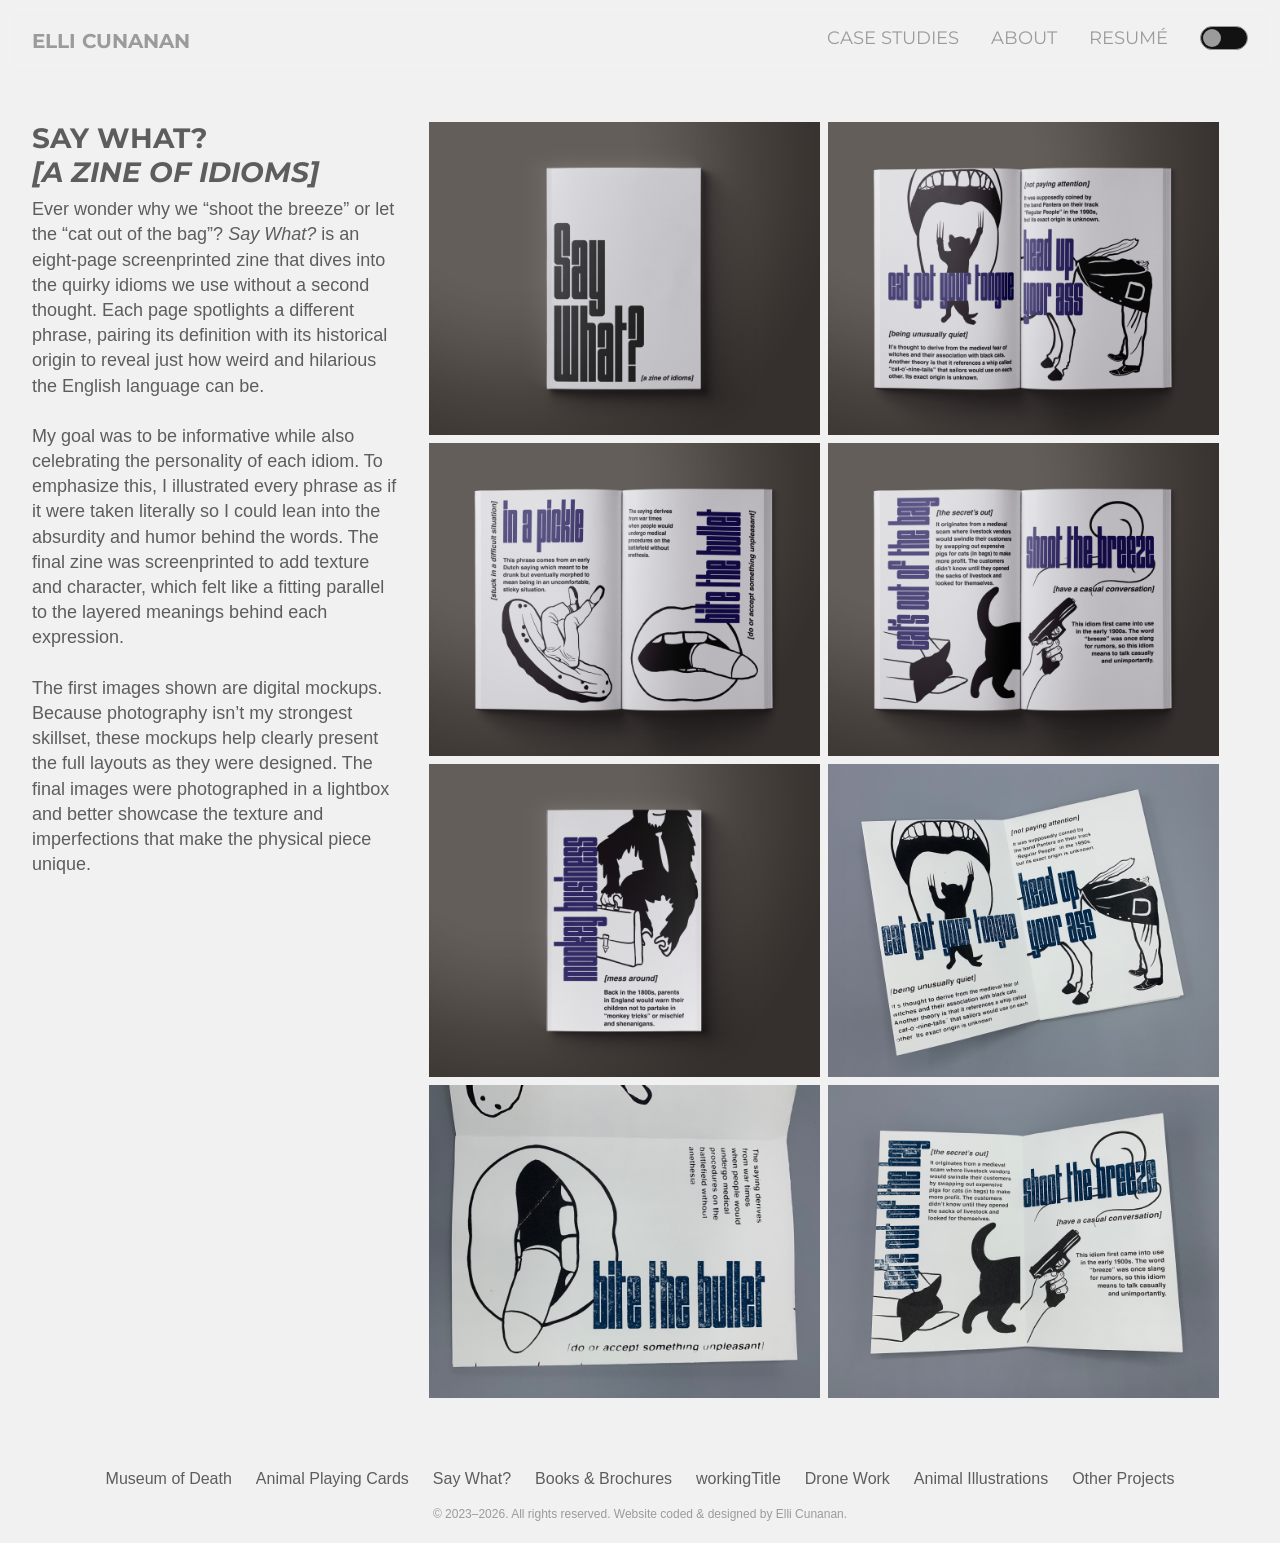
<file: idiom-zine.html>
<!DOCTYPE html>
<html lang="en">

<head>
  <meta charset="UTF-8">
  <meta name="viewport" content="width=device-width, initial-scale=1.0">
  <link rel="stylesheet" href="lib/style.css">
  <title>Say What? - Elli Cunanan Portfolio</title>
</head>

<body>
  <!-- HEADER -->
  <header>
    <h1 class="logo"><a href="index.html">ELLI CUNANAN</a></h1>
    <nav class="header-nav">
      <a href="email-campaigns.html">CASE STUDIES</a>
      <a href="about.html">ABOUT</a>
      <a href="resume.html">RESUMÉ</a>
      <div class="theme-toggle">
        <input type="checkbox" id="theme-toggle" class="theme-toggle-input" aria-label="Toggle dark mode">
        <label for="theme-toggle" class="toggle-switch">
          <span class="toggle-knob"></span>
        </label>
      </div>
    </nav>
  </header>

  <!-- PROJECT LAYOUT -->
  <main class="project-page">
    <!-- Text column -->
    <div class="project-text">
      <h2>SAY WHAT? <br><i>[A ZINE OF IDIOMS]</i></h2>
      <p>Ever wonder why we “shoot the breeze” or let the “cat out of the bag”? <i>Say What?</i> is an eight-page
        screenprinted
        zine that dives into the quirky idioms we use without a second thought. Each page spotlights a
        different phrase, pairing its definition with its historical origin to reveal just how weird and hilarious the
        English language can be.
        <br><br>
        My goal was to be informative while also celebrating the personality of each idiom. To emphasize this, I
        illustrated every phrase as if it were taken literally so I could lean into the absurdity and humor behind the
        words. The final zine was screenprinted to add texture and character, which felt like a fitting parallel to the
        layered meanings behind each expression.
        <br><br>
        The first images shown are digital mockups. Because photography isn’t my strongest skillset, these mockups help
        clearly present the full layouts as they were designed. The final images were photographed in a lightbox and
        better showcase the texture and imperfections that make the physical piece unique.
      </p>

    </div>

    <!-- Photo grid column -->
    <div class="project-photos">
      <img loading="lazy" src="assets/idiom zine/site images/Cover.jpg" alt="Zine Cover">
      <img loading="lazy" src="assets/idiom zine/site images/Double Page Crop 1.jpg" alt="Cat Got Your Tongue & Head Up Your Ass">
      <img loading="lazy" src="assets/idiom zine/site images/Double Page Crop 2.jpg" alt="In a Pickle & Bite the Bullet">
      <img loading="lazy" src="assets/idiom zine/site images/Double Page Crop 3.jpg" alt="Cat Out of Bag & Shoot the Breeze">
      <img loading="lazy" src="assets/idiom zine/site images/Single Page Crop.jpg" alt="Monkey Business">
      <img loading="lazy" src="assets/idiom zine/site images/Lightbox - 1.jpg" alt="Lightbox 1">
      <img loading="lazy" src="assets/idiom zine/site images/Lightbox - 2.jpg" alt="Lightbox 2">
      <img loading="lazy" src="assets/idiom zine/site images/Lightbox - 3.jpg" alt="Lightbox 3">
    </div>
  </main>

  <!-- LIGHTBOX MODAL -->
  <div id="lightbox" class="lightbox">
    <span class="close">&times;</span>
    <img class="lightbox-content" id="lightbox-img" alt="">
    <div class="lightbox-controls">
      <span class="prev">&#10094;</span>
      <span class="next">&#10095;</span>
    </div>
  </div>

  <footer>
    <nav>
      <ul class="footer-list">
        <li><a href="museum-of-death.html">Museum of Death</a></li>
        <li><a href="animal-playing-cards.html">Animal Playing Cards</a></li>
        <li><a href="idiom-zine.html">Say What?</a></li>
        <li><a href="books.html">Books & Brochures</a></li>
        <li><a href="workingtitle.html">workingTitle</a></li>
        <li><a href="drone.html">Drone Work</a></li>
        <li><a href="drawings.html">Animal Illustrations</a></li>
        <li><a href="other-projects.html">Other Projects</a></li>
      </ul>
    </nav>
    <p class="copyright-format">
      &copy; 2023–2026. All rights reserved. Website coded & designed by Elli Cunanan.
    </p>
  </footer>

  <script src="lib/theme-toggle.js"></script>
  <script src="lib/lightbox.js"></script>
</body>

</html>
</file>
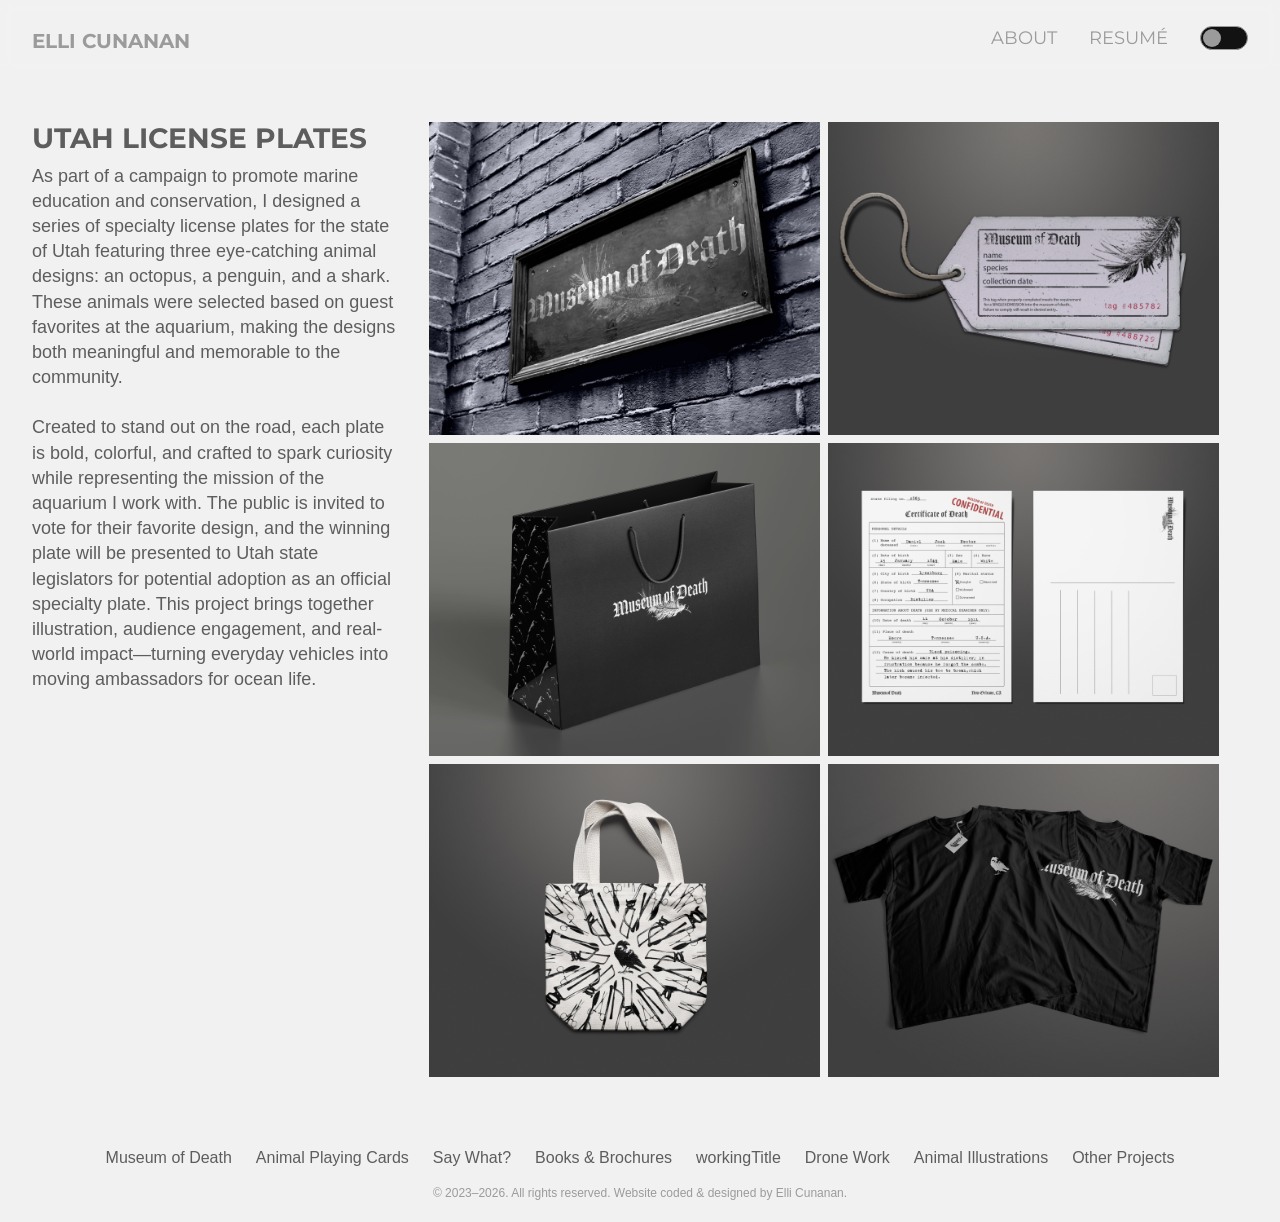
<file: license-plates.html>
<!DOCTYPE html>
<html lang="en">

<head>
  <meta charset="UTF-8">
  <meta name="viewport" content="width=device-width, initial-scale=1.0">
  <link rel="stylesheet" href="lib/style.css">
  <title>Museum of Death - Elli Cunanan Portfolio</title>
</head>

<body>
  <!-- HEADER -->
  <header>
    <h1 class="logo"><a href="index.html">ELLI CUNANAN</a></h1>
    <nav class="header-nav">
      <a href="about.html">ABOUT</a>
      <a href="resume.html">RESUMÉ</a>
      <div class="theme-toggle">
        <input type="checkbox" id="theme-toggle" class="theme-toggle-input" aria-label="Toggle dark mode">
        <label for="theme-toggle" class="toggle-switch">
          <span class="toggle-knob"></span>
        </label>
      </div>
    </nav>
  </header>

  <!-- PROJECT LAYOUT -->
  <main class="project-page">
    <!-- Text column -->
    <div class="project-text">
        <h2>UTAH LICENSE PLATES</h2>
        <p> As part of a campaign to promote marine education and conservation, I designed a series of specialty
            license plates for the state of Utah featuring three eye-catching animal designs: an octopus, a
            penguin, and a shark. These animals were selected based on guest favorites at the aquarium, making
            the designs both meaningful and memorable to the community.
            <br><br>
            Created to stand out on the road, each plate is bold, colorful, and crafted to spark curiosity while
            representing the mission of the aquarium I work with. The public is invited to vote for their
            favorite design, and the winning plate will be presented to Utah state legislators for potential
            adoption as an official specialty plate. This project brings together illustration, audience
            engagement, and real-world impact—turning everyday vehicles into moving ambassadors for ocean life.
        </p>
    </div>

    <!-- Photo grid column -->
    <div class="project-photos">
      <img loading="lazy" src="assets/museum of death/site images/building sign.jpg" alt="Museum of Death building sign">
      <img loading="lazy" src="assets/museum of death/site images/toe tag ticket.jpg" alt="Museum of Death ticket design">
      <img loading="lazy" src="assets/museum of death/site images/shopping bag.jpg" alt="Museum of Death shopping bag">
      <img loading="lazy" src="assets/museum of death/site images/postcards.jpg" alt="Museum of Death postcards">
      <img loading="lazy" src="assets/museum of death/site images/tote bag.jpg" alt="Museum of Death tote bag">
      <img loading="lazy" src="assets/museum of death/site images/tshirt.jpg" alt="Museum of Death t-shirt design">
    </div>
  </main>

  <!-- LIGHTBOX MODAL -->
  <div id="lightbox" class="lightbox">
    <span class="close">&times;</span>
    <img class="lightbox-content" id="lightbox-img" alt="">
    <div class="lightbox-controls">
      <span class="prev">&#10094;</span>
      <span class="next">&#10095;</span>
    </div>
  </div>

  <footer>
    <nav>
      <ul class="footer-list">
        <li><a href="museum-of-death.html">Museum of Death</a></li>
        <li><a href="animal-playing-cards.html">Animal Playing Cards</a></li>
        <li><a href="idiom-zine.html">Say What?</a></li>
        <li><a href="books.html">Books & Brochures</a></li>
        <li><a href="workingtitle.html">workingTitle</a></li>
        <li><a href="drone.html">Drone Work</a></li>
        <li><a href="drawings.html">Animal Illustrations</a></li>
        <li><a href="other-projects.html">Other Projects</a></li>
      </ul>
    </nav>
    <p class="copyright-format">
      &copy; 2023–2026. All rights reserved. Website coded & designed by Elli Cunanan.
    </p>
  </footer>

  <script src="lib/theme-toggle.js"></script>
  <script src="lib/lightbox.js"></script>
</body>

</html>
</file>
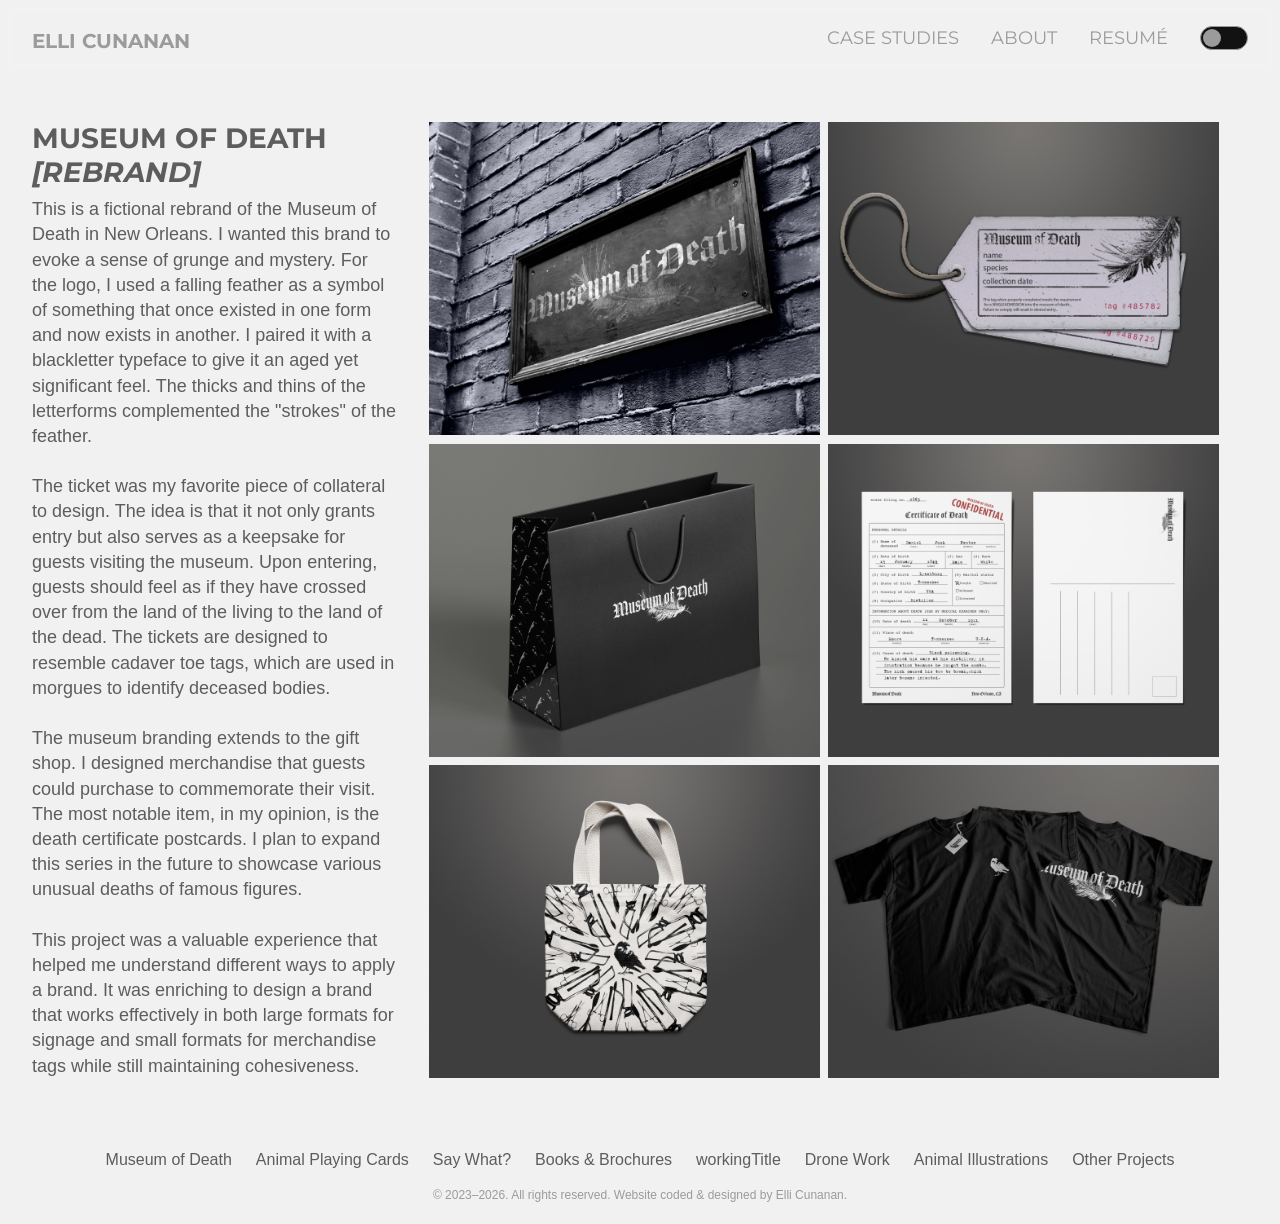
<file: museum-of-death.html>
<!DOCTYPE html>
<html lang="en">

<head>
  <meta charset="UTF-8">
  <meta name="viewport" content="width=device-width, initial-scale=1.0">
  <link rel="stylesheet" href="lib/style.css">
  <title>Museum of Death - Elli Cunanan Portfolio</title>
</head>

<body>
  <!-- HEADER -->
  <header>
    <h1 class="logo"><a href="index.html">ELLI CUNANAN</a></h1>
    <nav class="header-nav">
      <a href="email-campaigns.html">CASE STUDIES</a>
      <a href="about.html">ABOUT</a>
      <a href="resume.html">RESUMÉ</a>
      <div class="theme-toggle">
        <input type="checkbox" id="theme-toggle" class="theme-toggle-input" aria-label="Toggle dark mode">
        <label for="theme-toggle" class="toggle-switch">
          <span class="toggle-knob"></span>
        </label>
      </div>
    </nav>
  </header>

  <!-- PROJECT LAYOUT -->
  <main class="project-page">
    <!-- Text column -->
    <div class="project-text">
      <h2>MUSEUM OF DEATH <br> <i>[REBRAND]</i></h2>
      <p> This is a fictional rebrand of the Museum of Death in New Orleans. I wanted this brand to evoke a
          sense of grunge and mystery. For the logo, I used a falling feather as a symbol of something that
          once existed in one form and now exists in another. I paired it with a blackletter typeface to give
          it an aged yet significant feel. The thicks and thins of the letterforms complemented the "strokes"
          of the feather.
          <br><br>
          The ticket was my favorite piece of collateral to design. The idea is that it not only grants entry
          but also serves as a keepsake for guests visiting the museum. Upon entering, guests should feel as
          if they have crossed over from the land of the living to the land of the dead. The tickets are
          designed to resemble cadaver toe tags, which are used in morgues to identify deceased bodies.
          <br><br>
          The museum branding extends to the gift shop. I designed merchandise that guests could purchase to
          commemorate their visit. The most notable item, in my opinion, is the death certificate postcards. I
          plan to expand this series in the future to showcase various unusual deaths of famous figures.
          <br><br>
          This project was a valuable experience that helped me understand different ways to apply a brand. It
          was enriching to design a brand that works effectively in both large formats for signage and small
          formats for merchandise tags while still maintaining cohesiveness.
      </p>
    </div>

    <!-- Photo grid column -->
    <div class="project-photos">
      <img loading="lazy" src="assets/museum of death/site images/building sign.jpg" alt="Museum of Death building sign">
      <img loading="lazy" src="assets/museum of death/site images/toe tag ticket.jpg" alt="Museum of Death ticket design">
      <img loading="lazy" src="assets/museum of death/site images/shopping bag.jpg" alt="Museum of Death shopping bag">
      <img loading="lazy" src="assets/museum of death/site images/postcards.jpg" alt="Museum of Death postcards">
      <img loading="lazy" src="assets/museum of death/site images/tote bag.jpg" alt="Museum of Death tote bag">
      <img loading="lazy" src="assets/museum of death/site images/tshirt.jpg" alt="Museum of Death t-shirt design">
    </div>
  </main>

  <!-- LIGHTBOX MODAL -->
  <div id="lightbox" class="lightbox">
    <span class="close">&times;</span>
    <img class="lightbox-content" id="lightbox-img" alt="">
    <div class="lightbox-controls">
      <span class="prev">&#10094;</span>
      <span class="next">&#10095;</span>
    </div>
  </div>

  <footer>
    <nav>
      <ul class="footer-list">
        <li><a href="museum-of-death.html">Museum of Death</a></li>
        <li><a href="animal-playing-cards.html">Animal Playing Cards</a></li>
        <li><a href="idiom-zine.html">Say What?</a></li>
        <li><a href="books.html">Books & Brochures</a></li>
        <li><a href="workingtitle.html">workingTitle</a></li>
        <li><a href="drone.html">Drone Work</a></li>
        <li><a href="drawings.html">Animal Illustrations</a></li>
        <li><a href="other-projects.html">Other Projects</a></li>
      </ul>
    </nav>
    <p class="copyright-format">
      &copy; 2023–2026. All rights reserved. Website coded & designed by Elli Cunanan.
    </p>
  </footer>

  <script src="lib/theme-toggle.js"></script>
  <script src="lib/lightbox.js"></script>
</body>

</html>
</file>
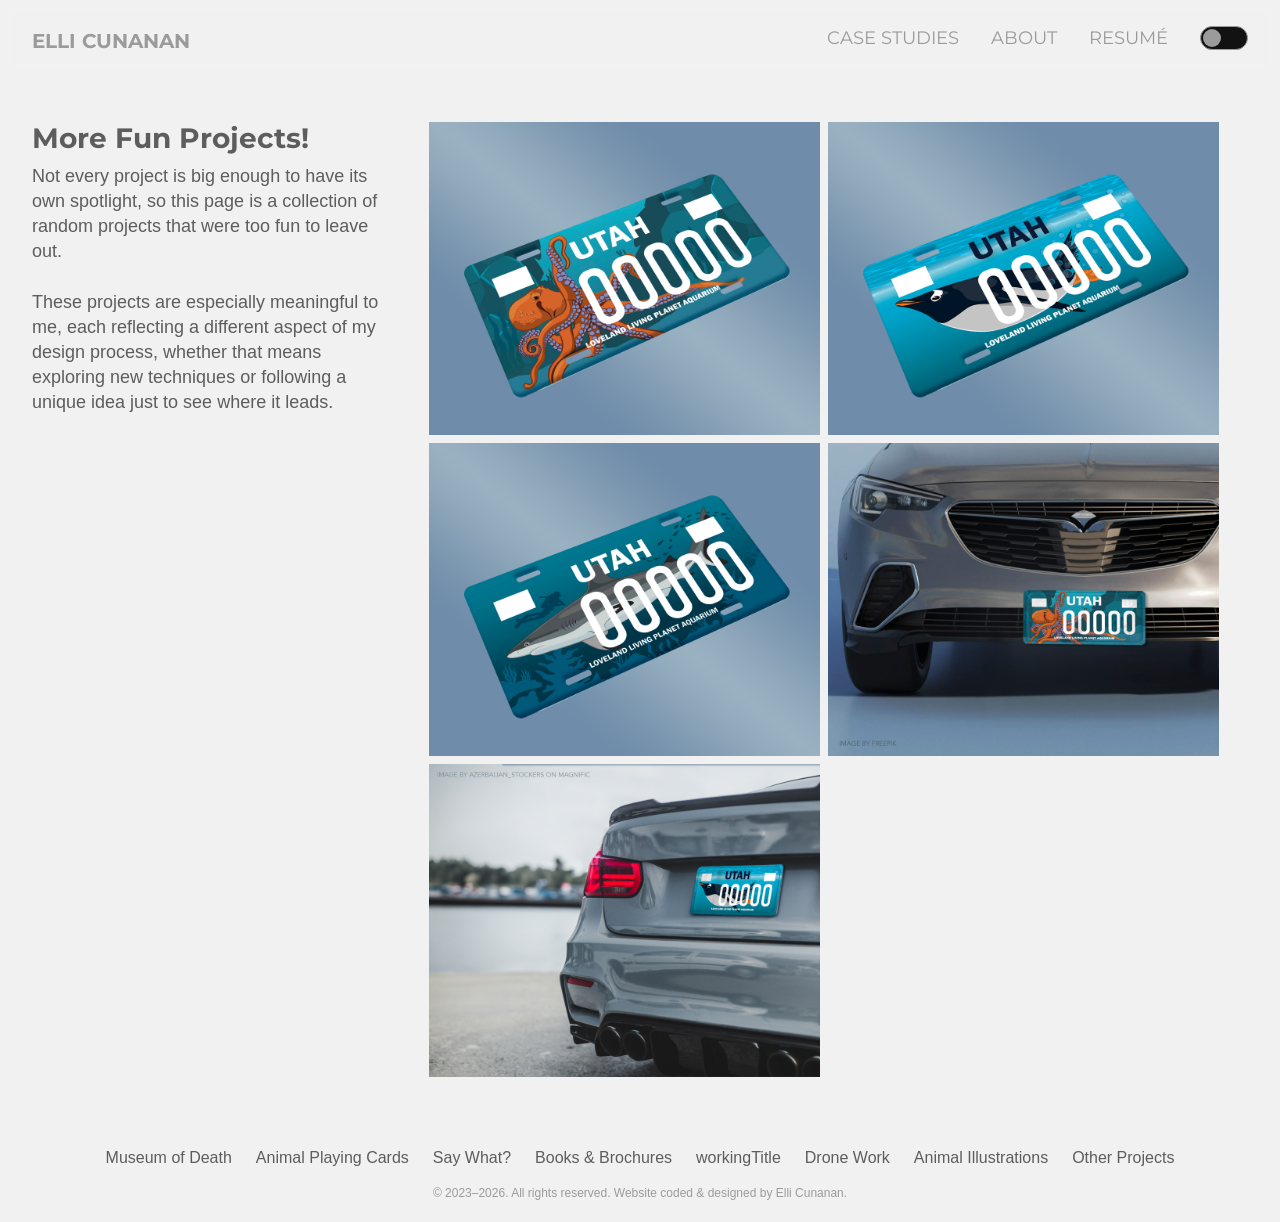
<file: other-projects.html>
<!DOCTYPE html>
<html lang="en">

<head>
  <meta charset="UTF-8">
  <meta name="viewport" content="width=device-width, initial-scale=1.0">
  <link rel="stylesheet" href="lib/style.css">
  <title>Other Projects - Elli Cunanan Portfolio</title>
</head>

<body>
  <!-- HEADER -->
  <header>
    <h1 class="logo"><a href="index.html">ELLI CUNANAN</a></h1>
    <nav class="header-nav">
      <a href="email-campaigns.html">CASE STUDIES</a>
      <a href="about.html">ABOUT</a>
      <a href="resume.html">RESUMÉ</a>
      <div class="theme-toggle">
        <input type="checkbox" id="theme-toggle" class="theme-toggle-input" aria-label="Toggle dark mode">
        <label for="theme-toggle" class="toggle-switch">
          <span class="toggle-knob"></span>
        </label>
      </div>
    </nav>
  </header>

  <!-- PROJECT LAYOUT -->
  <main class="project-page">
    <!-- Text column -->
    <div class="project-text">
      <h2>More Fun Projects!</h2>
      <p>
        Not every project is big enough to have its own spotlight, so this page is a collection of random projects that
        were too fun to leave out.
        <br><br>
        These projects are especially meaningful to me, each reflecting a different aspect of my design process, whether
        that means exploring new techniques or following a unique idea just to see where it leads.
      </p>
    </div>

    <!-- Photo grid column -->
    <div class="project-photos">
      <img loading="lazy" src="assets/other projects/site images/License Plate Flat - Oct.jpg" alt="Octopus License Plate Flat">
      <img loading="lazy" src="assets/other projects/site images/License Plate Flat - Penguin.jpg" alt="Penguin License Plate Flat">
      <img loading="lazy" src="assets/other projects/site images/License Plate Flat - Shark.jpg" alt="Shark License Plate Flat">
      <img loading="lazy" src="assets/other projects/site images/License Plate Mockup-Car.jpg" alt="License Plate Car Mockup">
      <img loading="lazy" src="assets/other projects/site images/License Plate Mockup-Car 2.jpg" alt="License Plate Car Mockup 2">
    </div>
  </main>

  <!-- LIGHTBOX MODAL -->
  <div id="lightbox" class="lightbox">
    <span class="close">&times;</span>
    <img class="lightbox-content" id="lightbox-img" alt="">
    <div class="lightbox-controls">
      <span class="prev">&#10094;</span>
      <span class="next">&#10095;</span>
    </div>
  </div>

  <footer>
    <nav>
      <ul class="footer-list">
        <li><a href="museum-of-death.html">Museum of Death</a></li>
        <li><a href="animal-playing-cards.html">Animal Playing Cards</a></li>
        <li><a href="idiom-zine.html">Say What?</a></li>
        <li><a href="books.html">Books & Brochures</a></li>
        <li><a href="workingtitle.html">workingTitle</a></li>
        <li><a href="drone.html">Drone Work</a></li>
        <li><a href="drawings.html">Animal Illustrations</a></li>
        <li><a href="other-projects.html">Other Projects</a></li>
      </ul>
    </nav>
    <p class="copyright-format">
      &copy; 2023–2026. All rights reserved. Website coded & designed by Elli Cunanan.
    </p>
  </footer>

  <script src="lib/theme-toggle.js"></script>
  <script src="lib/lightbox.js"></script>
</body>

</html>
</file>
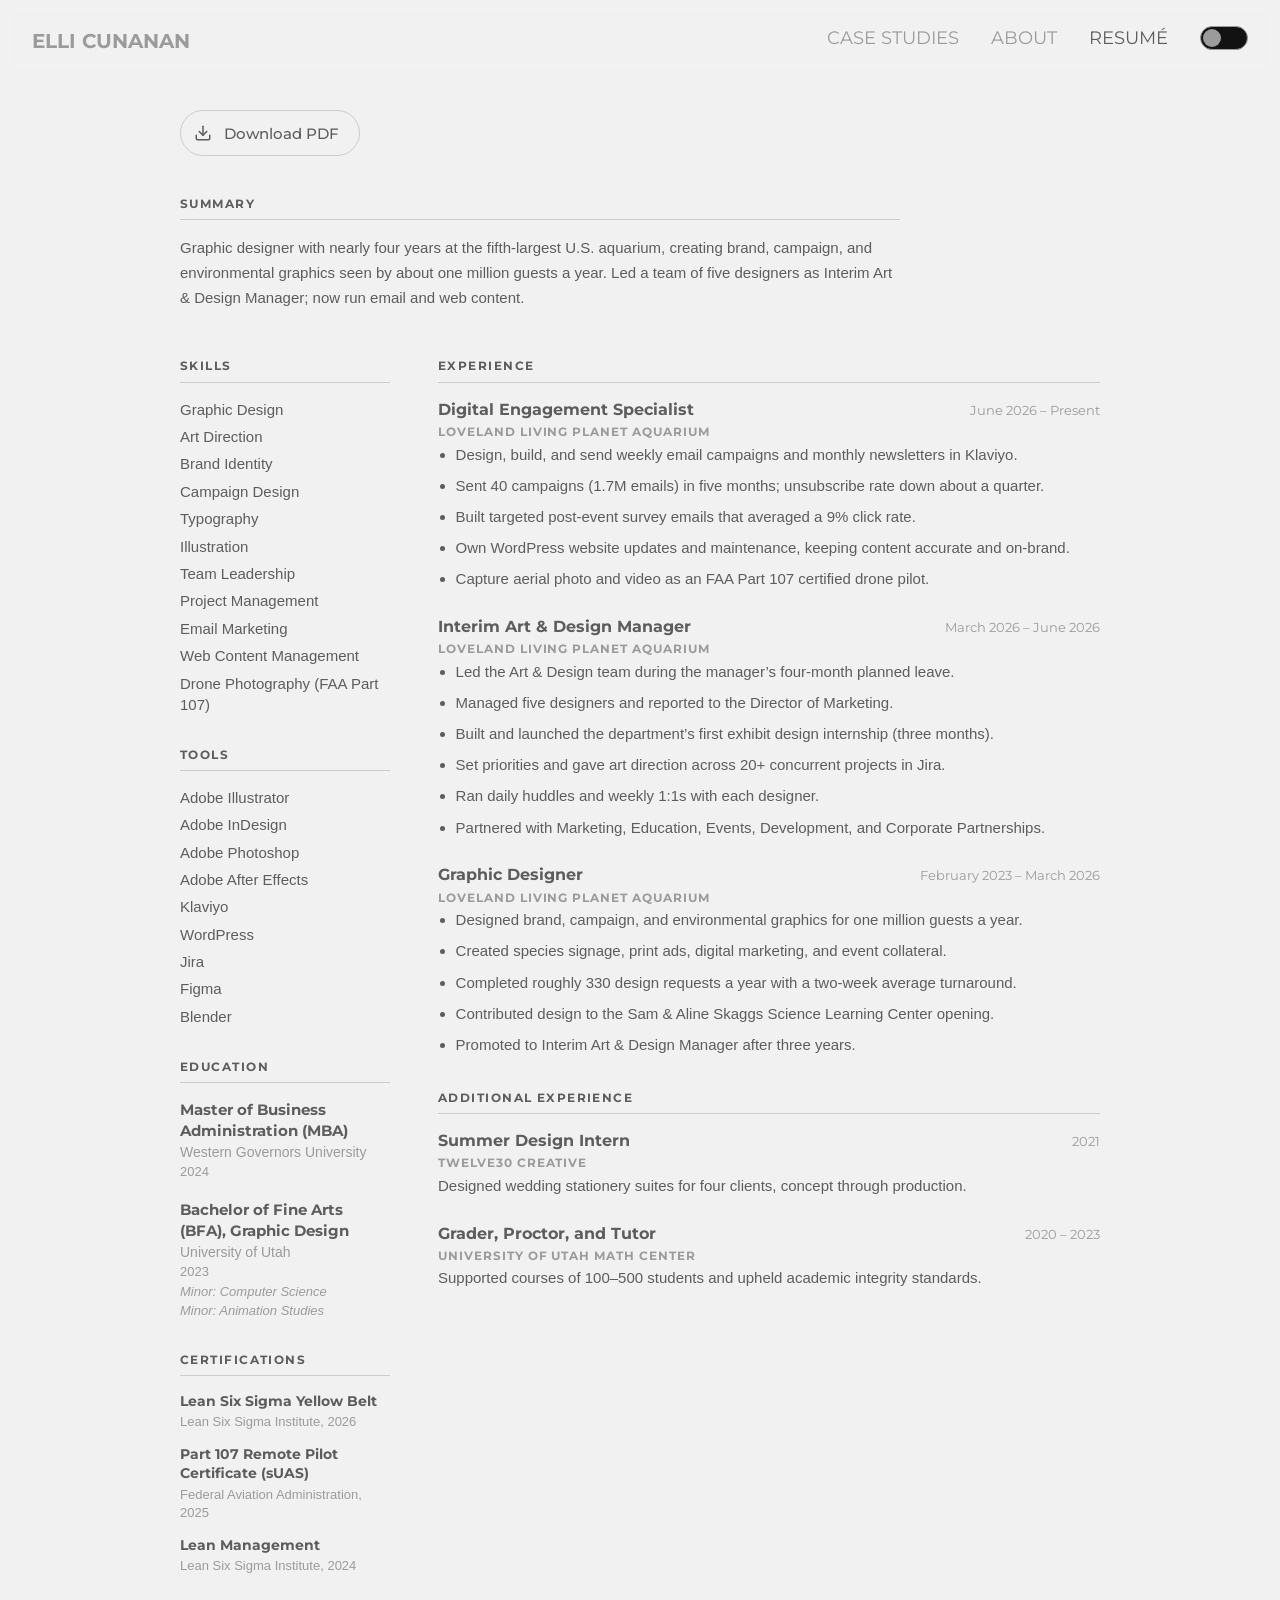
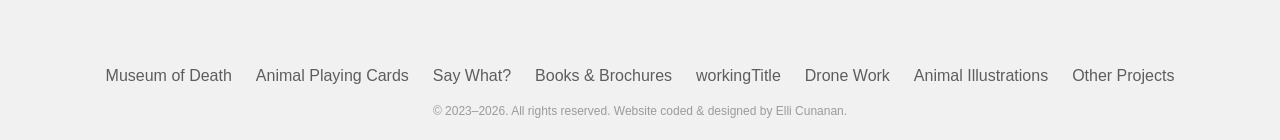
<file: resume.html>
<!DOCTYPE html>
<html lang="en">

<head>
  <meta charset="UTF-8">
  <meta name="viewport" content="width=device-width, initial-scale=1.0">
  <link rel="stylesheet" href="lib/style.css">
  <title>Resumé - Elli Cunanan</title>
</head>

<body>
  <!-- HEADER -->
  <header>
    <h1 class="logo"><a href="index.html">ELLI CUNANAN</a></h1>
    <nav class="header-nav">
      <a href="email-campaigns.html">CASE STUDIES</a>
      <a href="about.html">ABOUT</a>
      <a href="resume.html" class="active">RESUMÉ</a>
      <div class="theme-toggle">
        <input type="checkbox" id="theme-toggle" class="theme-toggle-input" aria-label="Toggle dark mode">
        <label for="theme-toggle" class="toggle-switch">
          <span class="toggle-knob"></span>
        </label>
      </div>
    </nav>
  </header>

  <main class="main resume-html">

    <a href="assets/Cunanan_resume.pdf" download="Cunanan-Resume-2026.pdf" class="resume-download">
        <span class="resume-download-icon">
          <svg xmlns="http://www.w3.org/2000/svg" viewBox="0 0 24 24" fill="none" stroke-width="2" stroke-linecap="round" stroke-linejoin="round">
            <path d="M21 15v4a2 2 0 0 1-2 2H5a2 2 0 0 1-2-2v-4"/>
            <polyline points="7 10 12 15 17 10"/>
            <line x1="12" y1="15" x2="12" y2="3"/>
          </svg>
        </span>
        <span class="resume-download-label">Download PDF</span>
      </a>

    <section class="resume-summary">
      <h3 class="resume-section-title">Summary</h3>
      <p>Graphic designer with nearly four years at the fifth-largest U.S. aquarium, creating brand, campaign, and environmental graphics seen by about one million guests a year. Led a team of five designers as Interim Art &amp; Design Manager; now run email and web content.</p>
    </section>

    <div class="resume-body">

      <!-- SIDEBAR -->
      <aside class="resume-sidebar">
        <section>
          <h3 class="resume-section-title">Skills</h3>
          <ul class="resume-tools-list">
            <li>Graphic Design</li>
            <li>Art Direction</li>
            <li>Brand Identity</li>
            <li>Campaign Design</li>
            <li>Typography</li>
            <li>Illustration</li>
            <li>Team Leadership</li>
            <li>Project Management</li>
            <li>Email Marketing</li>
            <li>Web Content Management</li>
            <li>Drone Photography (FAA Part 107)</li>
          </ul>
        </section>

        <section>
          <h3 class="resume-section-title">Tools</h3>
          <ul class="resume-tools-list">
            <li>Adobe Illustrator</li>
            <li>Adobe InDesign</li>
            <li>Adobe Photoshop</li>
            <li>Adobe After Effects</li>
            <li>Klaviyo</li>
            <li>WordPress</li>
            <li>Jira</li>
            <li>Figma</li>
            <li>Blender</li>
          </ul>
        </section>

        <section>
          <h3 class="resume-section-title">Education</h3>

          <div class="resume-edu-entry">
            <p class="resume-edu-degree">Master of Business Administration (MBA)</p>
            <p class="resume-edu-school">Western Governors University</p>
            <p class="resume-edu-date">2024</p>
          </div>

          <div class="resume-edu-entry">
            <p class="resume-edu-degree">Bachelor of Fine Arts (BFA), Graphic Design</p>
            <p class="resume-edu-school">University of Utah</p>
            <p class="resume-edu-date">2023</p>
            <p class="resume-edu-minor">Minor: Computer Science</p>
            <p class="resume-edu-minor">Minor: Animation Studies</p>
          </div>
        </section>

        <section>
          <h3 class="resume-section-title">Certifications</h3>

          <div class="resume-cert-entry">
            <p class="resume-cert-name">Lean Six Sigma Yellow Belt</p>
            <p class="resume-cert-issuer">Lean Six Sigma Institute, 2026</p>
          </div>

          <div class="resume-cert-entry">
            <p class="resume-cert-name">Part 107 Remote Pilot Certificate (sUAS)</p>
            <p class="resume-cert-issuer">Federal Aviation Administration, 2025</p>
          </div>

          <div class="resume-cert-entry">
            <p class="resume-cert-name">Lean Management</p>
            <p class="resume-cert-issuer">Lean Six Sigma Institute, 2024</p>
          </div>
        </section>

      </aside>

      <!-- EXPERIENCE -->
      <div class="resume-main">
        <section class="resume-main-block">
        <h3 class="resume-section-title">Experience</h3>

        <div class="resume-entry">
          <div class="resume-entry-header">
            <span class="resume-role">Digital Engagement Specialist</span>
            <span class="resume-date">June 2026 – Present</span>
          </div>
          <p class="resume-org">Loveland Living Planet Aquarium</p>
          <ul class="resume-bullets">
            <li>Design, build, and send weekly email campaigns and monthly newsletters in Klaviyo.</li>
            <li>Sent 40 campaigns (1.7M emails) in five months; unsubscribe rate down about a quarter.</li>
            <li>Built targeted post-event survey emails that averaged a 9% click rate.</li>
            <li>Own WordPress website updates and maintenance, keeping content accurate and on-brand.</li>
            <li>Capture aerial photo and video as an FAA Part 107 certified drone pilot.</li>
          </ul>
        </div>

        <div class="resume-entry">
          <div class="resume-entry-header">
            <span class="resume-role">Interim Art &amp; Design Manager</span>
            <span class="resume-date">March 2026 – June 2026</span>
          </div>
          <p class="resume-org">Loveland Living Planet Aquarium</p>
          <ul class="resume-bullets">
            <li>Led the Art &amp; Design team during the manager’s four-month planned leave.</li>
            <li>Managed five designers and reported to the Director of Marketing.</li>
            <li>Built and launched the department’s first exhibit design internship (three months).</li>
            <li>Set priorities and gave art direction across 20+ concurrent projects in Jira.</li>
            <li>Ran daily huddles and weekly 1:1s with each designer.</li>
            <li>Partnered with Marketing, Education, Events, Development, and Corporate Partnerships.</li>
          </ul>
        </div>

        <div class="resume-entry">
          <div class="resume-entry-header">
            <span class="resume-role">Graphic Designer</span>
            <span class="resume-date">February 2023 – March 2026</span>
          </div>
          <p class="resume-org">Loveland Living Planet Aquarium</p>
          <ul class="resume-bullets">
            <li>Designed brand, campaign, and environmental graphics for one million guests a year.</li>
            <li>Created species signage, print ads, digital marketing, and event collateral.</li>
            <li>Completed roughly 330 design requests a year with a two-week average turnaround.</li>
            <li>Contributed design to the Sam &amp; Aline Skaggs Science Learning Center opening.</li>
            <li>Promoted to Interim Art &amp; Design Manager after three years.</li>
          </ul>
        </div>

      </section>

      <!-- ADDITIONAL EXPERIENCE -->
      <section class="resume-main-block">
        <h3 class="resume-section-title">Additional Experience</h3>

        <div class="resume-entry">
          <div class="resume-entry-header">
            <span class="resume-role">Summer Design Intern</span>
            <span class="resume-date">2021</span>
          </div>
          <p class="resume-org">Twelve30 Creative</p>
          <p>Designed wedding stationery suites for four clients, concept through production.</p>
        </div>

        <div class="resume-entry">
          <div class="resume-entry-header">
            <span class="resume-role">Grader, Proctor, and Tutor</span>
            <span class="resume-date">2020 – 2023</span>
          </div>
          <p class="resume-org">University of Utah Math Center</p>
          <p>Supported courses of 100–500 students and upheld academic integrity standards.</p>
        </div>

      </section>
      </div>

    </div>
  </main>

  <footer>
    <nav>
      <ul class="footer-list">
        <li><a href="museum-of-death.html">Museum of Death</a></li>
        <li><a href="animal-playing-cards.html">Animal Playing Cards</a></li>
        <li><a href="idiom-zine.html">Say What?</a></li>
        <li><a href="books.html">Books &amp; Brochures</a></li>
        <li><a href="workingtitle.html">workingTitle</a></li>
        <li><a href="drone.html">Drone Work</a></li>
        <li><a href="drawings.html">Animal Illustrations</a></li>
        <li><a href="other-projects.html">Other Projects</a></li>
      </ul>
    </nav>
    <p class="copyright-format">
      &copy; 2023–2026. All rights reserved. Website coded &amp; designed by Elli Cunanan.
    </p>
  </footer>

  <script src="lib/theme-toggle.js"></script>
</body>

</html>
</file>
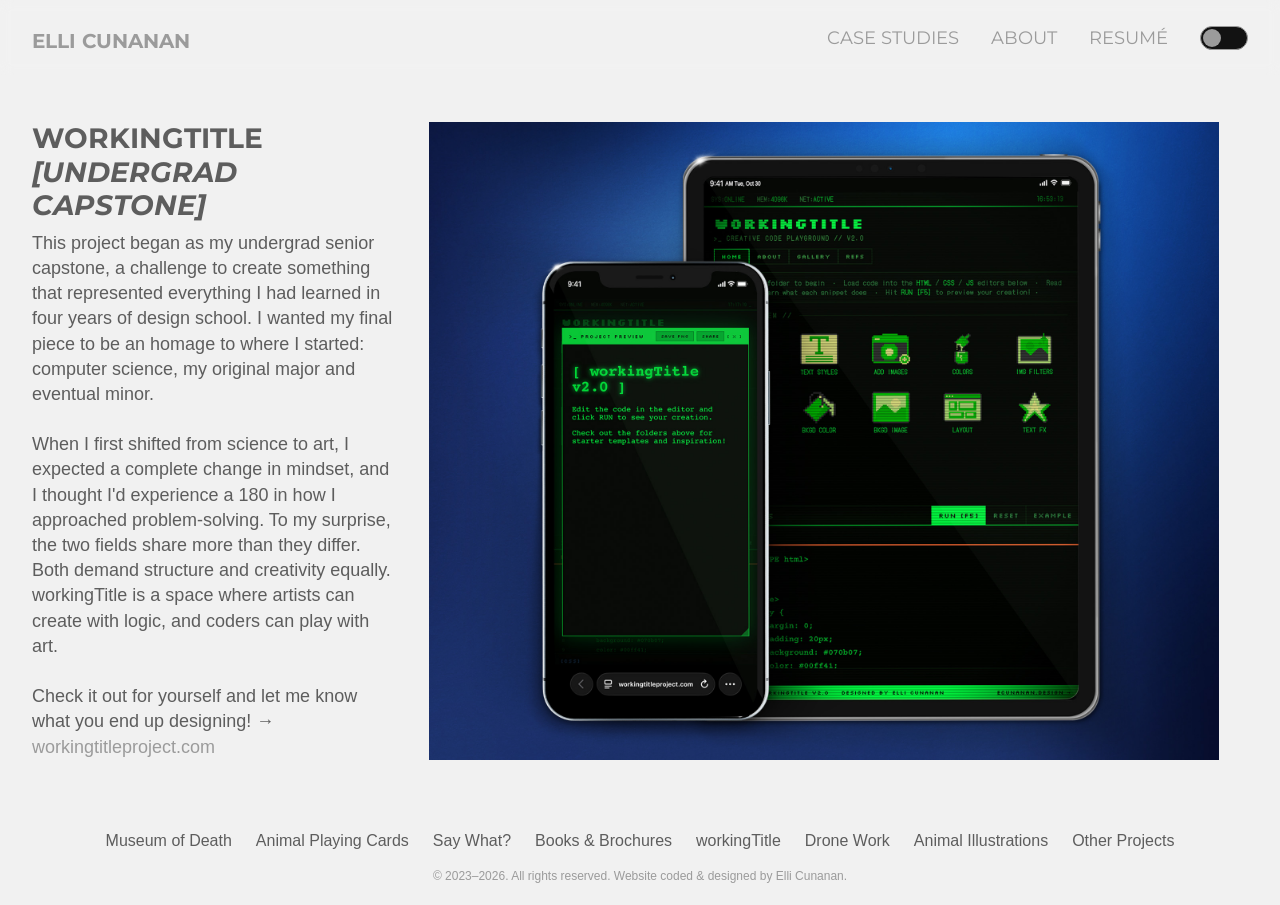
<file: workingtitle.html>
<!DOCTYPE html>
<html lang="en">

<head>
  <meta charset="UTF-8">
  <meta name="viewport" content="width=device-width, initial-scale=1.0">
  <link rel="stylesheet" href="lib/style.css">
  <title>workingTitle - Elli Cunanan Portfolio</title>
</head>

<body>
  <!-- HEADER -->
  <header>
    <h1 class="logo"><a href="index.html">ELLI CUNANAN</a></h1>
    <nav class="header-nav">
      <a href="email-campaigns.html">CASE STUDIES</a>
      <a href="about.html">ABOUT</a>
      <a href="resume.html">RESUMÉ</a>
      <div class="theme-toggle">
        <input type="checkbox" id="theme-toggle" class="theme-toggle-input" aria-label="Toggle dark mode">
        <label for="theme-toggle" class="toggle-switch">
          <span class="toggle-knob"></span>
        </label>
      </div>
    </nav>
  </header>

  <!-- PROJECT LAYOUT -->
  <main class="project-page">
    <!-- Text column -->
    <div class="project-text">
      <h2>WORKINGTITLE <br> <i>[UNDERGRAD CAPSTONE]</i></h2>
      <p>This project began as my undergrad senior capstone, a challenge to create something that represented
        everything I had learned in four years of design school. I wanted my final piece to be an homage to where
        I started: computer science, my original major and eventual minor.
        <br><br>
        When I first shifted from science to art, I expected a complete change in mindset, and I thought I'd
        experience a 180 in how I approached problem-solving. To my surprise, the two fields share more than they
        differ. Both demand structure and creativity equally. workingTitle is a space where artists can create
        with logic, and coders can play with art.
        <br><br>
        Check it out for yourself and let me know what you end up designing! → <a href="https://www.workingtitleproject.com" target="_blank" rel="noopener noreferrer"> workingtitleproject.com</a>
      </p>
    </div>

    <!-- Photo column -->
    <div class="project-photos project-photos--single">
      <img loading="lazy" src="assets/workingTitle/site images/workingTitle Tablets Mockup.jpg" alt="workingTitle tablets mockup">
    </div>
  </main>

  <!-- LIGHTBOX MODAL -->
  <div id="lightbox" class="lightbox">
    <span class="close">&times;</span>
    <img class="lightbox-content" id="lightbox-img" alt="">
    <div class="lightbox-controls">
      <span class="prev">&#10094;</span>
      <span class="next">&#10095;</span>
    </div>
  </div>

  <footer>
    <nav>
      <ul class="footer-list">
        <li><a href="museum-of-death.html">Museum of Death</a></li>
        <li><a href="animal-playing-cards.html">Animal Playing Cards</a></li>
        <li><a href="idiom-zine.html">Say What?</a></li>
        <li><a href="books.html">Books & Brochures</a></li>
        <li><a href="workingtitle.html">workingTitle</a></li>
        <li><a href="drone.html">Drone Work</a></li>
        <li><a href="drawings.html">Animal Illustrations</a></li>
        <li><a href="other-projects.html">Other Projects</a></li>
      </ul>
    </nav>
    <p class="copyright-format">
      &copy; 2023–2026. All rights reserved. Website coded & designed by Elli Cunanan.
    </p>
  </footer>

  <script src="lib/theme-toggle.js"></script>
  <script src="lib/lightbox.js"></script>
</body>

</html>
</file>
<file: lib/style.css>
/* =========================
   GLOBAL STYLES
========================= */

@import url('https://fonts.googleapis.com/css2?family=Barrio&family=Montserrat:wght@400..700&family=Orbitron:wght@400..900&family=Oswald:wght@200..700&family=Rubik+Glitch&display=swap');


* {
  box-sizing: border-box;
  margin: 0;
  padding: 0;
}

:root {
  --heading-font: 'Montserrat', sans-serif;
  --ui-font: 'Montserrat', sans-serif;
  --bg: #f1f1f1;
  --text: #5d5d5d;
  --muted: #9b9b9b;
  --link-hover: #d4d4d3;
  --header-bg: rgba(255, 255, 255, 0.8);
  --img-bg: #f1f1f1;
  --card-shadow: 0 2px 6px rgba(0, 0, 0, 0.15);
  --border: #ccc;
}

.dark-mode {
  --bg: #121212;
  --text: #e8e8e8;
  --muted: #c0c0c0;
  --link-hover: #ffffff;
  --header-bg: rgba(10, 10, 10, 0.9);
  --img-bg: #1c1c1c;
  --card-shadow: 0 2px 10px rgba(0, 0, 0, 0.6);
  --border: #2f2f2f;
}

body {
  font-family: Arial, sans-serif;
  background-color: var(--bg);
  color: var(--text);
  line-height: 1.4;
  padding-top: 90px;
}

.main {
  max-width: 1200px;
  margin: auto;
  padding: 20px;
}

/* =========================
   TYPOGRAPHY
========================= */
h1, h2, h3 {
  font-family: var(--heading-font);
  font-weight: 700;
}

h2 {
  font-size: 28px;
  color: var(--text);
  line-height: 1.2;
  margin-bottom: 0.5rem;
}

h3 {
  font-size: 14px;
  font-weight: 400;
  color: var(--muted);
  margin-top: 10px;
  margin-bottom: 0.75rem;
}

a {
  text-decoration: none;
  color: var(--muted);
  transition: color 0.3s;
}

a:hover {
  color: var(--link-hover);
}

.barrio-regular {
  font-family: "Barrio", system-ui;
  font-weight: 400;
  font-style: normal;
}

.rubik-glitch-regular {
  font-family: "Rubik Glitch", system-ui;
  font-weight: 400;
  font-style: normal;
}

.orbitron-regular {
  font-family: "Orbitron", sans-serif;
  font-optical-sizing: auto;
  font-weight: 400;
  font-style: normal;
}

.oswald-heavy {
  font-family: "Oswald", sans-serif;
  font-optical-sizing: auto;
  font-weight: 600;
  font-style: normal;
}

/* =========================
   HEADER
========================= */
header {
  position: fixed;
  top: 0;
  left: 0;
  right: 0;
  height: 75px;
  display: flex;
  justify-content: space-between;
  align-items: center;   
  padding: 0 2rem;
  backdrop-filter: blur(6px);
  z-index: 100;
}

.logo a {
  font-family: var(--ui-font);
  font-size: 20px;
  font-weight: 700;
  color: var(--muted);
  text-decoration: none;
  line-height: 1;       
  display: inline-block;
  padding: 0;           
  margin: 0;            
  transition: color 0.3s;
}

.logo a:hover {
  color: var(--text);
  animation: logoFontCycle 1.4s ease-in-out 1;
}

@keyframes logoFontCycle {
  0% {
    font-family: var(--ui-font);
  }
  20% {
    font-family: 'Barrio', sans-serif;
  }
  40% {
    font-family: 'Rubik Glitch', sans-serif;
  }
  60% {
    font-family: 'Orbitron';
  }
  80% {
    font-family: 'Oswald', sans-serif;
  }
  100% {
    font-family: var(--ui-font);
  }
}

.header-nav {
  display: flex;
  gap: 2rem;            
  align-items: center;
}

.header-nav a {
  font-size: 18px;
  font-family: var(--ui-font);
  font-weight: 400;
  color: var(--muted);
  text-decoration: none;
  line-height: 1;
  display: inline-block;
  padding: 0;
  margin: 0;
}

.header-nav a:hover {
  color: var(--text);
}

.header-nav a.active {
  color: var(--text);
}

.theme-toggle {
  display: inline-flex;
  align-items: center;
  gap: 0.6rem;
  font-family: var(--ui-font);
  color: var(--muted);
}

.theme-toggle-input {
  position: absolute;
  opacity: 0;
  pointer-events: none;
}

.toggle-switch {
  position: relative;
  width: 48px;
  height: 24px;
  border-radius: 999px;
  background: #121212;
  border: 1px solid var(--muted);
  display: inline-flex;
  align-items: center;
  padding: 2px;
  cursor: pointer;
  transition: background 0.3s, border-color 0.3s;
}

.toggle-knob {
  width: 18px;
  height: 18px;
  border-radius: 50%;
  background: var(--muted);
  transition: transform 0.3s ease, background 0.3s ease;
}

.theme-toggle-input:checked + .toggle-switch {
  background: var(--text);
  border-color: var(--text);
}

.theme-toggle-input:checked + .toggle-switch .toggle-knob {
  transform: translateX(24px);
  background: var(--bg);
}

.theme-toggle-input:focus-visible + .toggle-switch {
  outline: 2px solid var(--text);
  outline-offset: 3px;
}

/* =========================
   HOMEPAGE GALLERY GRID
========================= */
.row {
  display: flex;
  flex-wrap: wrap;
  gap: 16px;
}

.column {
  flex: 1 1 calc(50% - 16px);
}

.content {
  background: transparent;
  padding: 10px;
  text-align: left;
}

img {
  width: 100%;
  height: auto;
  display: block;
  margin: auto;
  background-color: var(--img-bg);
}

/* =========================
   ABOUT PAGE
========================= */
.about-top {
  display: flex;
  flex-wrap: wrap;
  gap: 2rem;
  margin-bottom: 3rem;
}

.about-left {
  flex: 0 0 28%;
  display: flex;
  flex-direction: column;
  gap: 1.25rem;
}

.about-left > img {
  width: 100%;
  height: auto;
  background-color: var(--img-bg);
}

.contact-links {
  display: flex;
  flex-direction: column;
  gap: 0.6rem;
}

.contact-link {
  display: flex;
  align-items: center;
  position: relative;
  padding: 5px 1rem 5px 5px;
  border: 1.5px solid var(--border);
  border-radius: 999px;
  color: var(--text);
  font-size: 15px;
  font-family: var(--ui-font);
  font-weight: 500;
  text-decoration: none;
  transition: background 0.2s, border-color 0.2s, color 0.2s;
}

.contact-icon {
  display: flex;
  align-items: center;
  justify-content: center;
  width: 34px;
  height: 34px;
  border-radius: 50%;
  flex-shrink: 0;
  overflow: hidden;
}

.contact-icon img {
  width: 34px;
  height: 34px;
  object-fit: cover;
  background-color: transparent;
}

.contact-label {
  flex: 1;
  text-align: center;
}

.contact-link:hover {
  background: var(--text);
  border-color: var(--text);
  color: var(--bg);
}

.contact-link:hover .contact-icon img {
  filter: invert(1);
}

.about-text {
  flex: 1 1 0;
  font-size: 18px;
  color: var(--text);
}

/* =========================
   RESUME PAGE
========================= */
.resume-html {
  max-width: 960px;
}

.resume-download {
  display: inline-flex;
  align-items: center;
  margin-bottom: 2.5rem;
  padding: 5px 1rem 5px 5px;
  border: 1.5px solid var(--border);
  border-radius: 999px;
  color: var(--text);
  font-size: 15px;
  font-family: var(--ui-font);
  font-weight: 500;
  text-decoration: none;
  transition: background 0.2s, border-color 0.2s, color 0.2s;
}

.resume-download-icon {
  display: flex;
  align-items: center;
  justify-content: center;
  width: 34px;
  height: 34px;
  border-radius: 50%;
  flex-shrink: 0;
}

.resume-download-icon svg {
  width: 18px;
  height: 18px;
  stroke: var(--text);
  transition: stroke 0.2s;
}

.resume-download-label {
  flex: 1;
  text-align: center;
  padding: 0 0.25rem;
}

.resume-download:hover {
  background: var(--text);
  border-color: var(--text);
  color: var(--bg);
}

.resume-download:hover .resume-download-icon svg {
  stroke: var(--bg);
}

.resume-body {
  display: flex;
  gap: 3rem;
}

.resume-sidebar {
  flex: 0 0 210px;
  display: flex;
  flex-direction: column;
  gap: 2rem;
}

.resume-main {
  flex: 1;
  display: flex;
  flex-direction: column;
  gap: 2rem;
}

.resume-summary {
  max-width: 720px;
  margin-bottom: 3rem;
}

.resume-summary p {
  font-size: 15px;
  line-height: 1.65;
  color: var(--text);
}

.resume-contact-list {
  list-style: none;
  display: flex;
  flex-direction: column;
  gap: 0.4rem;
}

.resume-contact-list li {
  font-size: 14px;
  color: var(--text);
}

.resume-contact-list a {
  color: inherit;
  text-decoration: none;
}

.resume-contact-list a:hover {
  text-decoration: underline;
}

.resume-section-title {
  font-size: 12px;
  font-weight: 700;
  color: var(--text);
  letter-spacing: 0.12em;
  text-transform: uppercase;
  margin-top: 0;
  margin-bottom: 1rem;
  padding-bottom: 0.4rem;
  border-bottom: 1.5px solid var(--border);
}

.resume-tools-list {
  list-style: none;
  display: flex;
  flex-direction: column;
  gap: 0.4rem;
}

.resume-tools-list li {
  font-size: 15px;
  color: var(--text);
}

.resume-edu-entry {
  margin-bottom: 1.1rem;
}

.resume-edu-entry:last-child {
  margin-bottom: 0;
}

.resume-edu-degree {
  font-family: var(--heading-font);
  font-size: 15px;
  font-weight: 700;
  color: var(--text);
  margin-bottom: 0.15rem;
}

.resume-edu-school {
  font-size: 14px;
  color: var(--muted);
}

.resume-edu-date {
  font-size: 13px;
  color: var(--muted);
  margin-bottom: 0.15rem;
}

.resume-edu-minor {
  font-size: 13px;
  color: var(--muted);
  font-style: italic;
}

.resume-cert-entry {
  margin-bottom: 0.85rem;
}

.resume-cert-entry:last-child {
  margin-bottom: 0;
}

.resume-cert-name {
  font-family: var(--heading-font);
  font-size: 14px;
  font-weight: 700;
  color: var(--text);
  margin-bottom: 0.1rem;
}

.resume-cert-issuer {
  font-size: 13px;
  color: var(--muted);
}

.resume-entry {
  margin-bottom: 1.5rem;
}

.resume-entry:last-child {
  margin-bottom: 0;
}

.resume-entry-header {
  display: flex;
  justify-content: space-between;
  align-items: baseline;
  flex-wrap: wrap;
  gap: 0.25rem;
  margin-bottom: 0.2rem;
}

.resume-role {
  font-family: var(--heading-font);
  font-size: 16px;
  font-weight: 700;
  color: var(--text);
}

.resume-date {
  font-size: 13px;
  color: var(--muted);
  font-family: var(--ui-font);
  white-space: nowrap;
}

.resume-org {
  font-family: var(--ui-font);
  font-size: 12px;
  font-weight: 700;
  letter-spacing: 0.08em;
  text-transform: uppercase;
  color: var(--muted);
  margin-bottom: 0.1rem;
}

.resume-location {
  font-size: 13px;
  color: var(--muted);
  margin-bottom: 0.5rem;
}

.resume-entry > p:last-child {
  font-size: 15px;
  line-height: 1.65;
  color: var(--text);
}

.resume-bullets {
  display: flex;
  flex-direction: column;
  gap: 0.4rem;
  padding-left: 1.1rem;
}

.resume-bullets li {
  font-size: 15px;
  line-height: 1.65;
  color: var(--text);
}

@media screen and (max-width: 700px) {
  .resume-body {
    flex-direction: column;
  }

  .resume-sidebar {
    flex: 1 1 100%;
  }
}

/* =========================
   PROJECT PAGE
========================= */
.project-page {
  display: flex;
  flex-wrap: wrap;
  gap: 2rem;
  margin: 2rem auto;
  max-width: 1400px;   
  padding: 0 2rem;    
}

.project-text {
  flex: 1 1 30%;
  max-width: 30%;
  font-size: 18px;
  line-height: 1.4;
}

.project-photos {
  flex: 1 1 65%;
  max-width: 65%;
  display: grid;
  grid-template-columns: repeat(2, 1fr); 
  gap: .5rem;
}

/* On smaller screens → 1 column */
@media screen and (max-width: 700px) {
  .project-photos {
    grid-template-columns: 1fr;
  }
}

.project-photos--single {
  display: block;
}

.project-photos--single img {
  width: 100%;
  height: 100%;
  object-fit: cover;
}

.project-photos img {
  width: 100%;
  cursor: pointer;
  transition: transform 0.2s;
}

.project-photos img:hover {
  transform: scale(1.02);
}

/* Case study text blocks */
.case-label {
  font-family: var(--ui-font);
  font-size: 14px;
  letter-spacing: 0.12em;
  color: var(--muted);
  margin-bottom: 0.25rem;
}

.case-heading {
  font-family: var(--ui-font);
  font-size: 15px;
  letter-spacing: 0.1em;
  color: var(--muted);
  margin: 1.75rem 0 0.4rem;
}

.case-stats {
  display: grid;
  grid-template-columns: repeat(2, 1fr);
  gap: 1rem 1.5rem;
  font-size: 15px;
  line-height: 1.3;
}

.case-stat {
  display: block;
  font-family: var(--ui-font);
  font-size: 40px;
  font-weight: 700;
  line-height: 1.1;
  color: var(--text);
}

/* Email screenshots: even tiles showing the top of each email; click opens the full email */
.project-photos.project-photos--emails {
  grid-template-columns: repeat(3, 1fr);
}

.project-photos--emails img {
  margin: 0;
  aspect-ratio: 4 / 5;
  object-fit: cover;
  object-position: top;
}

@media screen and (max-width: 700px) {
  .project-photos.project-photos--emails {
    grid-template-columns: repeat(2, 1fr);
  }
}

/* Lightbox for tall images: full width, scroll to read */
.lightbox.lightbox--tall {
  overflow-y: auto;
  overscroll-behavior: contain;
  padding-bottom: 60px;
}

.lightbox.lightbox--tall .lightbox-content {
  max-height: none;
  max-width: min(90%, 722px);
}

.lightbox.lightbox--tall .close,
.lightbox.lightbox--tall .lightbox-controls .prev,
.lightbox.lightbox--tall .lightbox-controls .next {
  position: fixed;
}

/* Stack on mobile */
@media screen and (max-width: 900px) {
  .project-text, .project-photos {
    max-width: 100%;
    flex: 1 1 100%;
  }
}

/* LIGHTBOX */
.lightbox {
  display: none; 
  position: fixed;
  z-index: 200;
  padding-top: 60px;
  left: 0; top: 0;
  width: 100%; height: 100%;
  overflow: hidden;
  background-color: rgba(0,0,0,0.9);
}

.lightbox-content {
  margin: auto;
  display: block;
  max-width: 90%;
  max-height: 80vh;
  width: auto;        
  height: auto;       
  object-fit: contain; 
}


.close {
  position: absolute;
  top: 20px;
  right: 40px;
  color: #fff;
  font-size: 40px;
  cursor: pointer;
}

.lightbox-controls .prev,
.lightbox-controls .next {
  cursor: pointer;
  position: absolute;
  top: 50%;
  color: #fff;
  font-size: 40px;
  padding: 16px;
  user-select: none;
}

.prev { left: 20px; }
.next { right: 20px; }

/* =========================
   FOOTER
========================= */
footer {
  margin-top: 50px;
  padding: 20px;
  text-align: center;
  background: transparent;
}

.footer-list {
  list-style: none;
  display: flex;
  flex-wrap: wrap;
  justify-content: center;
  gap: 1.5rem;
  margin-bottom: 1rem;
}

.footer-list li a {
  color: var(--text);
  font-size: 16px;
}

.footer-list li a:hover {
  color: var(--muted);
}

.copyright-format {
  font-size: 12px;
  color: var(--muted);
}

/* =========================
   RESPONSIVE
========================= */
@media screen and (max-width: 900px) {
  .column {
    flex: 1 1 100%;
  }

  header {
    flex-direction: column;
    align-items: center;
    justify-content: center;
    gap: 0.5rem;
    height: auto;
    padding: 1rem 0;
  }

  .header-nav {
    display: flex;
    flex-direction: column;
    align-items: center;
    gap: 0.5rem;
    margin-top: 0;
  }

  .header-nav a {
    margin: 0;
    font-size: 18px;
  }

  /* About page */
  .about-top {
    flex-direction: column;
  }

  .about-left {
    flex: 1 1 100%;
  }

  .about-left > img {
    max-height: 60vw;
    object-fit: cover;
    object-position: center top;
  }

  .contact-links {
    flex-direction: row;
    flex-wrap: wrap;
    gap: 0.5rem;
  }

  .contact-link {
    flex: 1 1 auto;
  }

  .about-text {
    flex: 1 1 100%;
    font-size: 16px;
  }
}

/* Stacked mobile header is taller than the desktop one: keep content clear of it */
@media screen and (max-width: 900px) {
  body {
    padding-top: 185px;
  }
}
</file>
